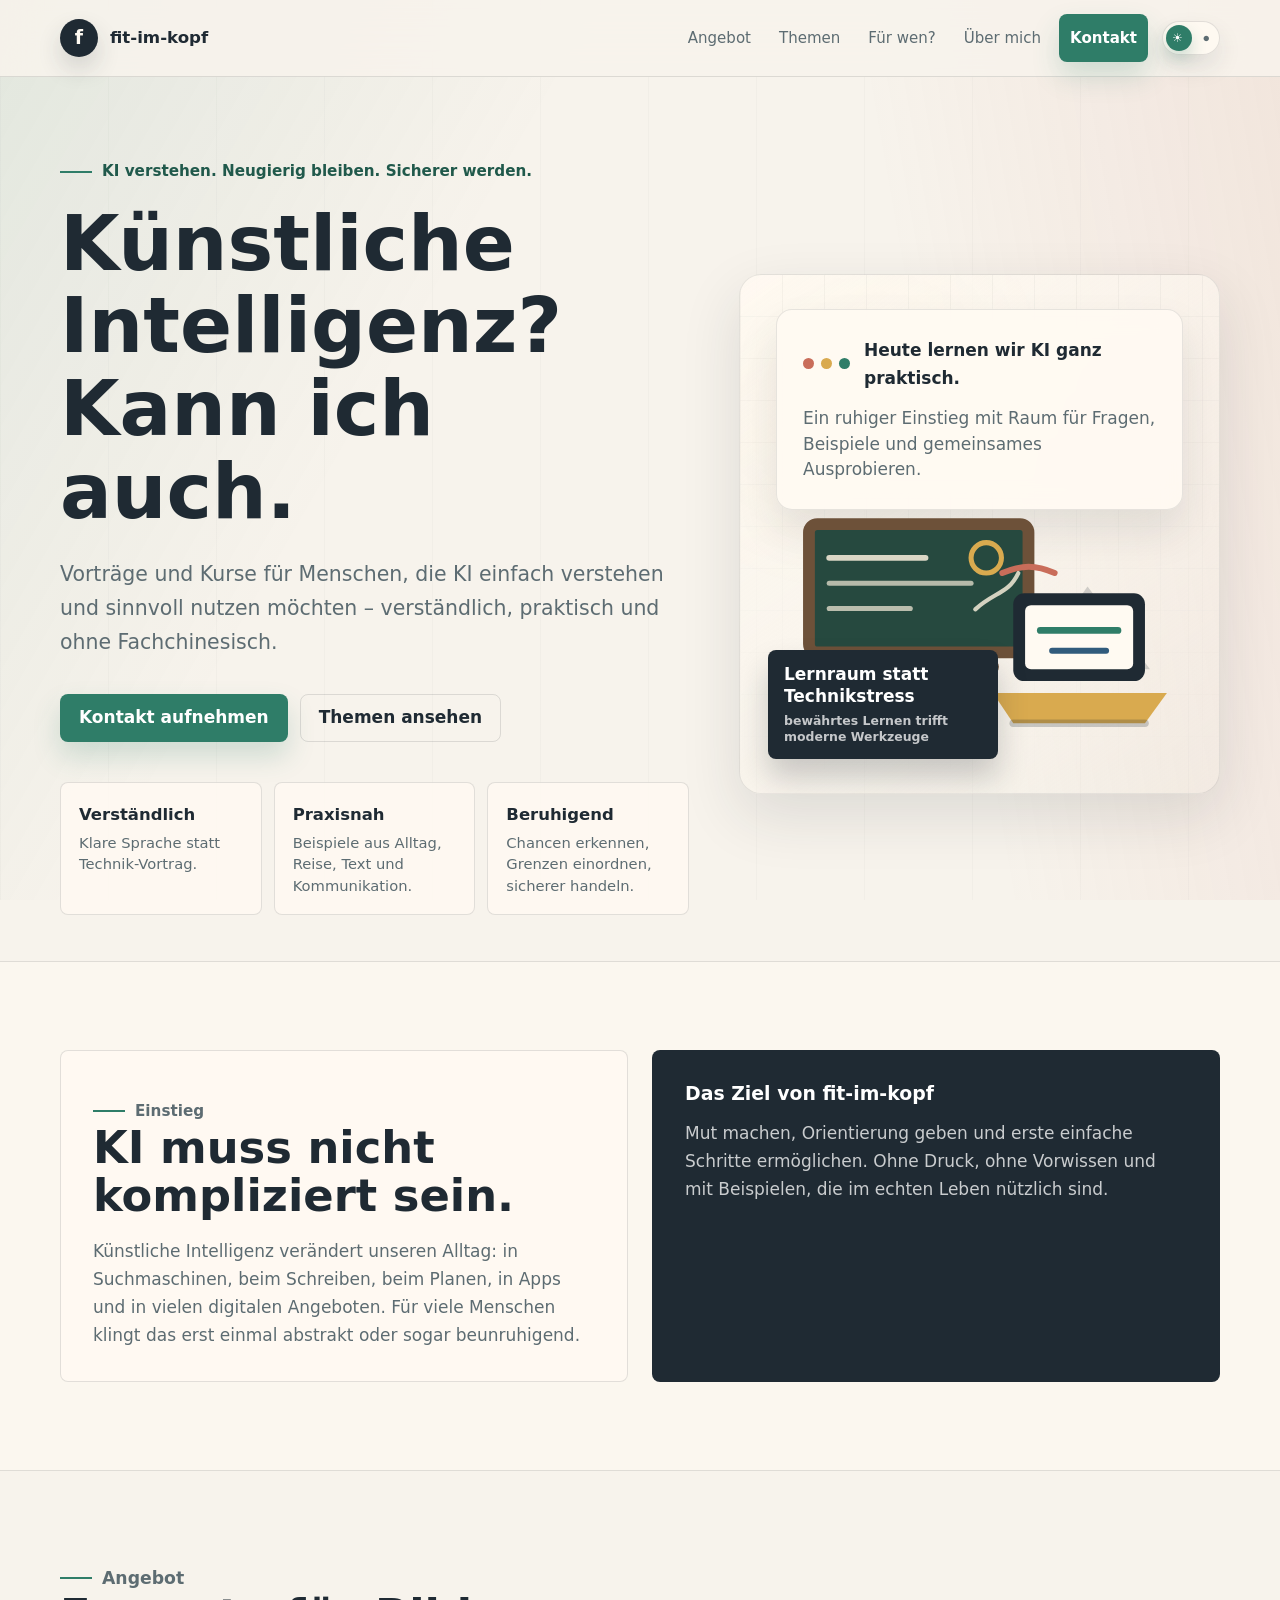
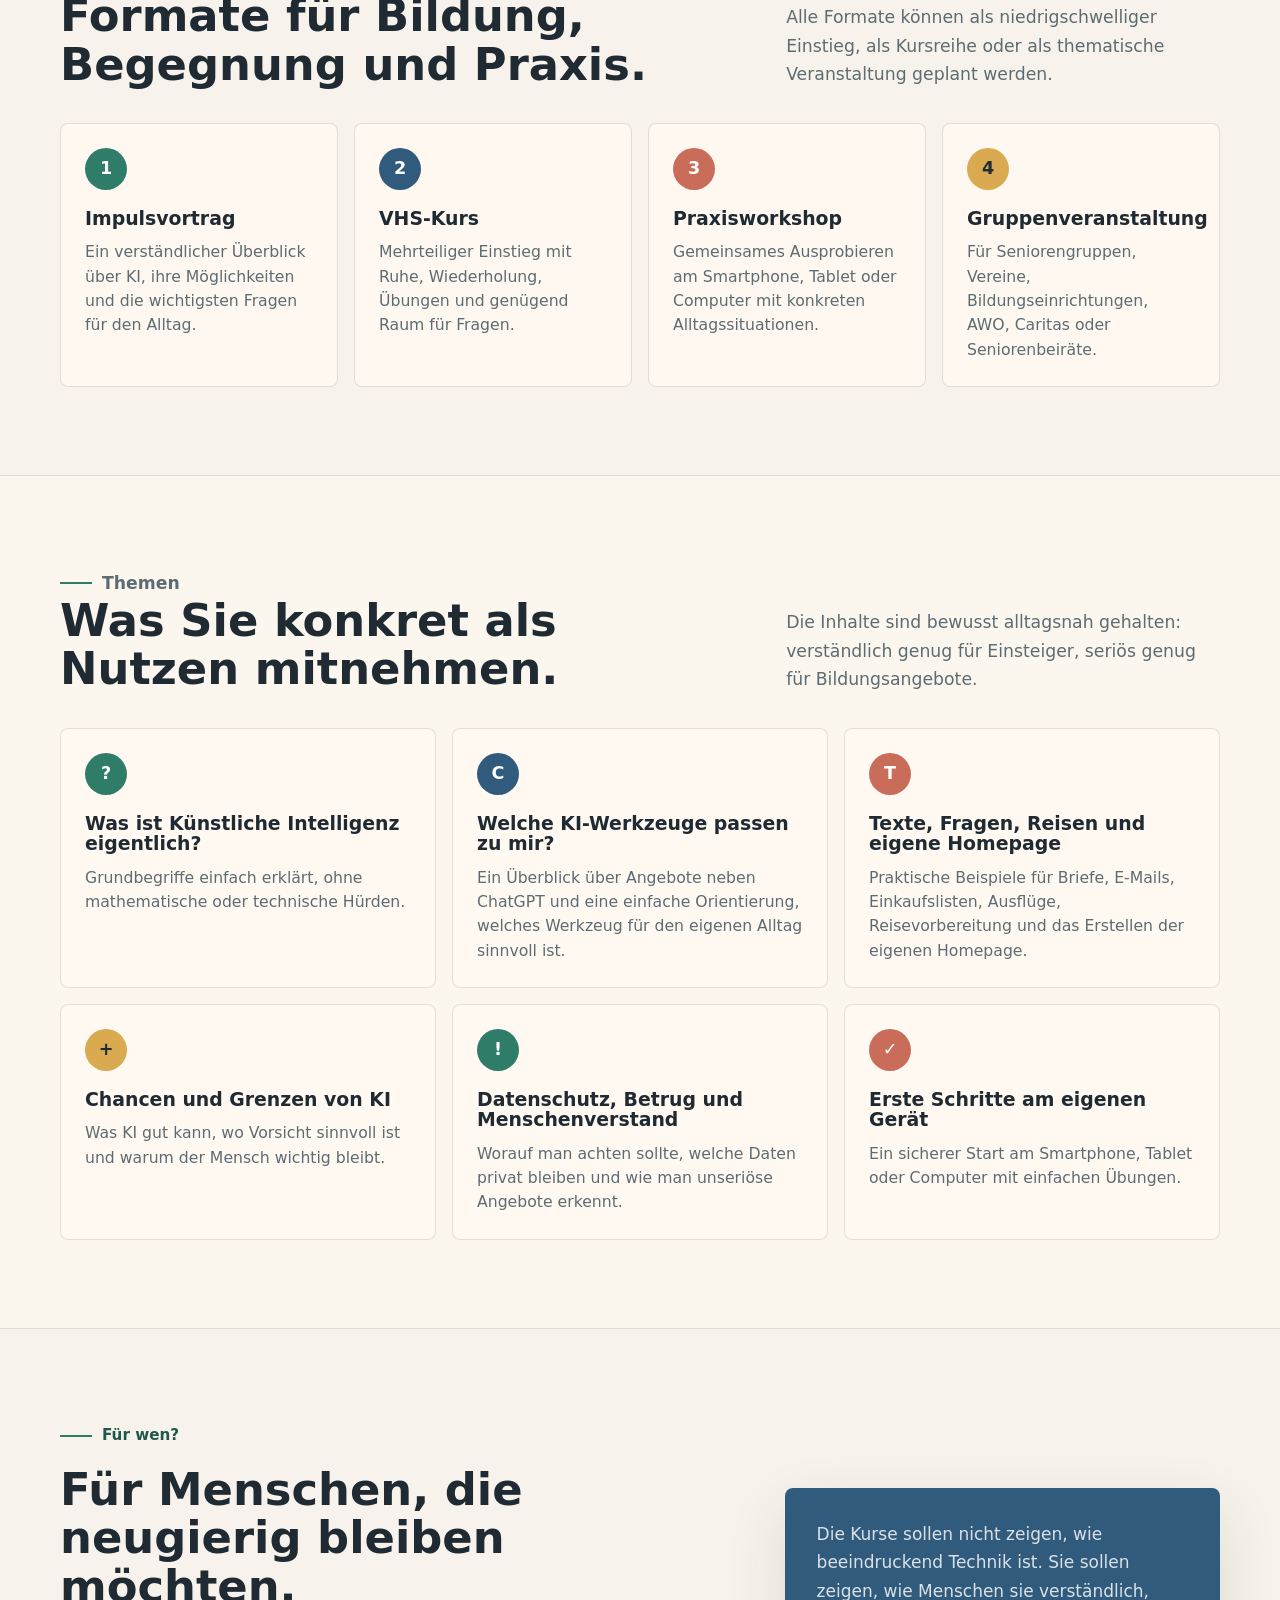
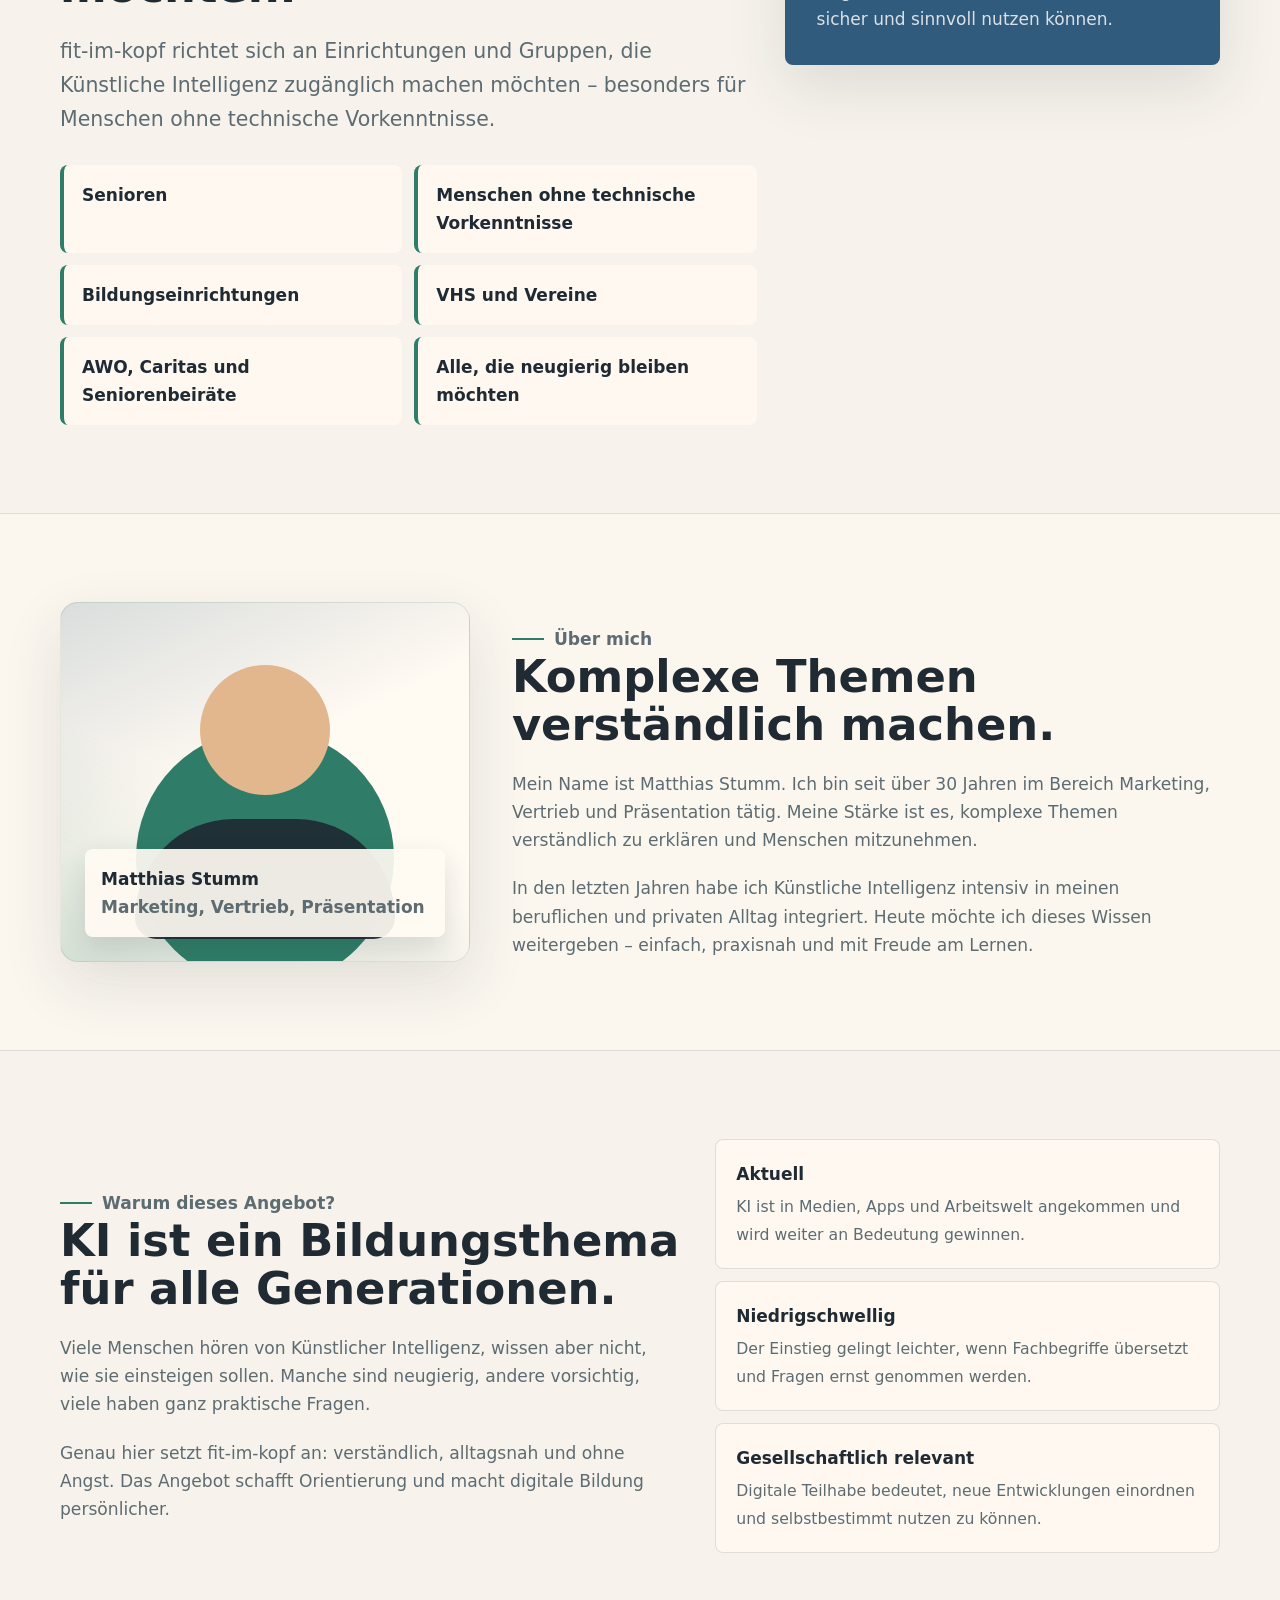
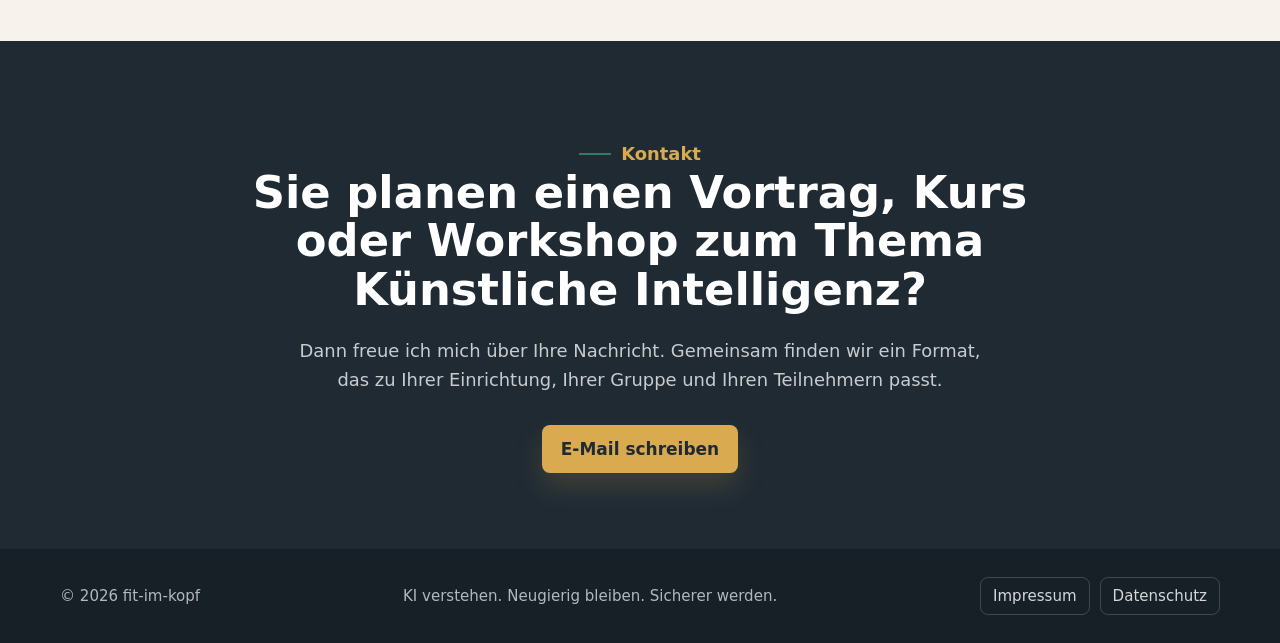
<file: index.html>
<!doctype html>
<html lang="de">
<head>
  <meta charset="utf-8">
  <meta name="viewport" content="width=device-width, initial-scale=1">
  <meta name="description" content="fit-im-kopf: Vorträge und Kurse, die Künstliche Intelligenz verständlich, praktisch und menschlich erklären. Für VHS, Bildungseinrichtungen, Vereine und Seniorengruppen.">
  <meta name="theme-color" content="#f6f2ea">
  <title>fit-im-kopf | KI verstehen. Neugierig bleiben. Sicherer werden.</title>
  <style>
    :root {
      --bg: #f7f3ec;
      --paper: #fffaf2;
      --ink: #1f2a33;
      --deep: #1f2a33;
      --on-deep: #ffffff;
      --muted: #5d6c72;
      --line: rgba(31, 42, 51, 0.13);
      --grid-line: rgba(31, 42, 51, 0.025);
      --header-bg: rgba(247, 243, 236, 0.88);
      --surface: rgba(255, 250, 242, 0.84);
      --surface-strong: rgba(255, 250, 242, 0.92);
      --band: rgba(255, 250, 242, 0.54);
      --green: #2f7d68;
      --green-dark: #20594b;
      --blue: #315b7c;
      --rose: #c96d5a;
      --gold: #d9aa4f;
      --white: #ffffff;
      --shadow: 0 22px 60px rgba(31, 42, 51, 0.12);
      --radius: 8px;
      --max: 1160px;
    }

    html[data-theme="dark"] {
      --bg: #10161d;
      --paper: #151e27;
      --ink: #edf4f2;
      --deep: #071016;
      --on-deep: #ffffff;
      --muted: #a9bbc0;
      --line: rgba(237, 244, 242, 0.14);
      --grid-line: rgba(237, 244, 242, 0.045);
      --header-bg: rgba(16, 22, 29, 0.88);
      --surface: rgba(21, 30, 39, 0.86);
      --surface-strong: rgba(26, 37, 48, 0.94);
      --band: rgba(255, 255, 255, 0.035);
      --green: #62c7a8;
      --green-dark: #8bdcc5;
      --blue: #7ab0dc;
      --rose: #eb927e;
      --gold: #efc96f;
      --shadow: 0 24px 70px rgba(0, 0, 0, 0.34);
    }

    * {
      box-sizing: border-box;
    }

    html {
      scroll-behavior: smooth;
      scroll-padding-top: 88px;
    }

    body {
      margin: 0;
      background: var(--bg);
      color: var(--ink);
      font-family: Inter, ui-sans-serif, system-ui, -apple-system, BlinkMacSystemFont, "Segoe UI", Arial, sans-serif;
      font-size: 17px;
      line-height: 1.65;
      text-rendering: optimizeLegibility;
      transition: background 220ms ease, color 220ms ease;
    }

    body::before {
      content: "";
      position: fixed;
      inset: 0;
      pointer-events: none;
      z-index: -1;
      background:
        linear-gradient(120deg, rgba(47, 125, 104, 0.10), transparent 34%),
        linear-gradient(260deg, rgba(201, 109, 90, 0.10), transparent 30%),
        repeating-linear-gradient(90deg, var(--grid-line) 0 1px, transparent 1px 108px);
    }

    a {
      color: inherit;
      text-decoration: none;
    }

    img,
    svg {
      display: block;
      max-width: 100%;
    }

    .skip-link {
      position: absolute;
      left: 16px;
      top: -48px;
      z-index: 20;
      padding: 10px 14px;
      background: var(--deep);
      color: var(--on-deep);
      border-radius: var(--radius);
      transition: top 180ms ease;
    }

    .skip-link:focus {
      top: 14px;
    }

    .site-header {
      position: sticky;
      top: 0;
      z-index: 10;
      border-bottom: 1px solid var(--line);
      background: var(--header-bg);
      backdrop-filter: blur(18px);
    }

    .nav {
      width: min(100% - 32px, var(--max));
      margin: 0 auto;
      min-height: 76px;
      display: flex;
      align-items: center;
      justify-content: space-between;
      gap: 22px;
    }

    .brand {
      display: inline-flex;
      align-items: center;
      gap: 12px;
      font-weight: 800;
      letter-spacing: 0;
      white-space: nowrap;
    }

    .brand-mark {
      width: 38px;
      height: 38px;
      display: grid;
      place-items: center;
      border-radius: 50%;
      background: var(--ink);
      color: var(--paper);
      font-size: 19px;
      font-weight: 900;
      box-shadow: 0 12px 24px rgba(31, 42, 51, 0.16);
    }

    .brand span:last-child {
      font-size: 1.04rem;
    }

    .nav-links {
      display: flex;
      align-items: center;
      justify-content: flex-end;
      gap: 8px;
      font-size: 0.94rem;
      color: var(--muted);
    }

    .nav-actions {
      display: flex;
      align-items: center;
      justify-content: flex-end;
      gap: 14px;
    }

    .theme-toggle {
      width: 58px;
      height: 34px;
      display: inline-flex;
      align-items: center;
      position: relative;
      flex: 0 0 auto;
      padding: 3px;
      border: 1px solid var(--line);
      border-radius: 999px;
      background: var(--surface-strong);
      color: var(--ink);
      cursor: pointer;
      box-shadow: 0 12px 24px rgba(31, 42, 51, 0.10);
      transition: background 200ms ease, border-color 200ms ease, box-shadow 200ms ease;
    }

    .theme-toggle:hover,
    .theme-toggle:focus-visible {
      border-color: rgba(47, 125, 104, 0.38);
      outline: none;
      box-shadow: 0 16px 28px rgba(31, 42, 51, 0.14);
    }

    .theme-toggle::before {
      content: "";
      width: 26px;
      height: 26px;
      border-radius: 50%;
      background: var(--green);
      box-shadow: 0 8px 16px rgba(47, 125, 104, 0.24);
      transform: translateX(0);
      transition: transform 220ms ease, background 220ms ease;
    }

    .theme-toggle .sun,
    .theme-toggle .moon {
      position: absolute;
      top: 50%;
      transform: translateY(-50%);
      font-size: 0.78rem;
      line-height: 1;
      pointer-events: none;
    }

    .theme-toggle .sun {
      left: 9px;
      color: var(--white);
    }

    .theme-toggle .moon {
      right: 9px;
      color: var(--muted);
    }

    html[data-theme="dark"] .theme-toggle::before {
      transform: translateX(24px);
      background: var(--gold);
      box-shadow: 0 8px 18px rgba(239, 201, 111, 0.22);
    }

    html[data-theme="dark"] .theme-toggle .sun {
      color: var(--muted);
    }

    html[data-theme="dark"] .theme-toggle .moon {
      color: #1f2a33;
    }

    .nav-links a {
      padding: 9px 10px;
      border-radius: var(--radius);
      transition: color 180ms ease, background 180ms ease;
    }

    .nav-links a:hover,
    .nav-links a:focus-visible {
      color: var(--ink);
      background: rgba(47, 125, 104, 0.10);
      outline: none;
    }

    .button {
      display: inline-flex;
      align-items: center;
      justify-content: center;
      min-height: 48px;
      padding: 12px 18px;
      border: 1px solid transparent;
      border-radius: var(--radius);
      background: var(--green);
      color: var(--white);
      font-weight: 760;
      line-height: 1.2;
      box-shadow: 0 14px 28px rgba(47, 125, 104, 0.20);
      transition: transform 180ms ease, box-shadow 180ms ease, background 180ms ease;
    }

    .button:hover,
    .button:focus-visible {
      transform: translateY(-2px);
      background: var(--green-dark);
      box-shadow: 0 18px 34px rgba(47, 125, 104, 0.26);
      outline: none;
    }

    .button.secondary {
      background: transparent;
      color: var(--ink);
      border-color: var(--line);
      box-shadow: none;
    }

    .button.secondary:hover,
    .button.secondary:focus-visible {
      background: rgba(31, 42, 51, 0.06);
      box-shadow: none;
    }

    main {
      overflow: hidden;
    }

    .section {
      padding: 88px 0;
    }

    .section.alt {
      background: var(--band);
      border-block: 1px solid var(--line);
    }

    .wrap {
      width: min(100% - 32px, var(--max));
      margin: 0 auto;
    }

    .hero {
      padding: 76px 0 46px;
    }

    .hero-grid {
      display: grid;
      grid-template-columns: minmax(0, 1.02fr) minmax(360px, 0.78fr);
      gap: 50px;
      align-items: center;
    }

    .eyebrow {
      display: inline-flex;
      align-items: center;
      gap: 10px;
      margin: 0 0 18px;
      color: var(--green-dark);
      font-weight: 780;
      font-size: 0.95rem;
    }

    .eyebrow::before {
      content: "";
      width: 32px;
      height: 2px;
      background: var(--green);
    }

    h1,
    h2,
    h3 {
      margin: 0;
      line-height: 1.08;
      letter-spacing: 0;
    }

    h1 {
      max-width: 780px;
      font-size: clamp(2.55rem, 6vw, 5.6rem);
      font-weight: 880;
    }

    h2 {
      max-width: 820px;
      font-size: clamp(2rem, 3.5vw, 3.35rem);
      font-weight: 850;
    }

    h3 {
      font-size: 1.18rem;
      font-weight: 820;
    }

    .lead {
      margin: 24px 0 0;
      max-width: 720px;
      color: var(--muted);
      font-size: clamp(1.08rem, 1.7vw, 1.28rem);
    }

    .hero-actions {
      display: flex;
      flex-wrap: wrap;
      gap: 12px;
      margin-top: 34px;
    }

    .trust-strip {
      margin-top: 40px;
      display: grid;
      grid-template-columns: repeat(3, minmax(0, 1fr));
      gap: 12px;
      max-width: 760px;
    }

    .trust-item {
      min-height: 92px;
      padding: 18px;
      border: 1px solid var(--line);
      border-radius: var(--radius);
      background: var(--surface);
    }

    .trust-item strong {
      display: block;
      font-size: 1.03rem;
    }

    .trust-item span {
      display: block;
      margin-top: 4px;
      color: var(--muted);
      font-size: 0.92rem;
      line-height: 1.45;
    }

    .hero-visual {
      position: relative;
      min-height: 520px;
      border-radius: 22px;
      overflow: hidden;
      background:
        linear-gradient(145deg, var(--surface-strong), rgba(235, 229, 217, 0.18)),
        radial-gradient(circle at 20% 20%, rgba(217, 170, 79, 0.18), transparent 38%);
      box-shadow: var(--shadow);
      border: 1px solid rgba(31, 42, 51, 0.10);
    }

    .hero-visual::before {
      content: "";
      position: absolute;
      inset: 0;
      background:
        linear-gradient(90deg, rgba(31, 42, 51, 0.05) 1px, transparent 1px),
        linear-gradient(0deg, rgba(31, 42, 51, 0.04) 1px, transparent 1px);
      background-size: 42px 42px;
      mask-image: linear-gradient(to bottom, rgba(0, 0, 0, 0.82), transparent);
    }

    .hero-card {
      position: absolute;
      left: 36px;
      right: 36px;
      top: 34px;
      padding: 26px;
      border-radius: 16px;
      background: var(--surface-strong);
      border: 1px solid rgba(31, 42, 51, 0.11);
      box-shadow: 0 22px 42px rgba(31, 42, 51, 0.10);
      backdrop-filter: blur(12px);
    }

    .hero-card p {
      margin: 0;
      color: var(--muted);
      line-height: 1.5;
    }

    .prompt-line {
      display: flex;
      align-items: center;
      gap: 10px;
      margin-bottom: 14px;
      color: var(--ink);
      font-weight: 780;
    }

    .prompt-dot {
      width: 11px;
      height: 11px;
      border-radius: 50%;
      background: var(--rose);
      box-shadow: 18px 0 0 var(--gold), 36px 0 0 var(--green);
      margin-right: 40px;
      flex: 0 0 auto;
    }

    .hero-scene {
      position: absolute;
      inset: auto 20px 22px;
      color: var(--ink);
    }

    .scene-label {
      position: absolute;
      left: 28px;
      bottom: 34px;
      max-width: 230px;
      padding: 14px 16px;
      border-radius: var(--radius);
      background: var(--deep);
      color: var(--on-deep);
      font-weight: 760;
      line-height: 1.28;
      box-shadow: 0 18px 30px rgba(31, 42, 51, 0.22);
    }

    .scene-label small {
      display: block;
      margin-top: 5px;
      color: rgba(255, 255, 255, 0.74);
      font-size: 0.78rem;
      font-weight: 650;
    }

    .section-head {
      display: grid;
      grid-template-columns: minmax(0, 0.82fr) minmax(280px, 0.52fr);
      gap: 42px;
      align-items: end;
      margin-bottom: 34px;
    }

    .section-head p {
      margin: 0;
      color: var(--muted);
      font-size: 1.08rem;
    }

    .intro-grid {
      display: grid;
      grid-template-columns: 1fr 1fr;
      gap: 24px;
      align-items: stretch;
    }

    .intro-panel {
      padding: 32px;
      border: 1px solid var(--line);
      border-radius: var(--radius);
      background: var(--surface);
    }

    .intro-panel.accent {
      background: var(--deep);
      color: var(--on-deep);
      border-color: transparent;
    }

    .intro-panel p {
      margin: 16px 0 0;
      color: var(--muted);
    }

    .intro-panel.accent p {
      color: rgba(255, 255, 255, 0.76);
    }

    .grid {
      display: grid;
      gap: 16px;
    }

    .grid.formats {
      grid-template-columns: repeat(4, minmax(0, 1fr));
    }

    .grid.topics {
      grid-template-columns: repeat(3, minmax(0, 1fr));
    }

    .card {
      position: relative;
      min-height: 172px;
      padding: 24px;
      border: 1px solid var(--line);
      border-radius: var(--radius);
      background: var(--surface);
      transition: transform 200ms ease, box-shadow 200ms ease, border-color 200ms ease;
    }

    .card:hover {
      transform: translateY(-4px);
      border-color: rgba(47, 125, 104, 0.28);
      box-shadow: 0 18px 38px rgba(31, 42, 51, 0.10);
    }

    .card p {
      margin: 12px 0 0;
      color: var(--muted);
      font-size: 0.98rem;
      line-height: 1.55;
    }

    .icon {
      width: 42px;
      height: 42px;
      display: grid;
      place-items: center;
      margin-bottom: 18px;
      border-radius: 50%;
      color: var(--white);
      background: var(--green);
      font-weight: 850;
      font-size: 1.1rem;
    }

    .card:nth-child(2n) .icon {
      background: var(--blue);
    }

    .card:nth-child(3n) .icon {
      background: var(--rose);
    }

    .card:nth-child(4n) .icon {
      background: var(--gold);
      color: #1f2a33;
    }

    .audience {
      display: grid;
      grid-template-columns: minmax(0, 0.8fr) minmax(300px, 0.5fr);
      gap: 28px;
      align-items: center;
    }

    .audience-list {
      display: grid;
      grid-template-columns: repeat(2, minmax(0, 1fr));
      gap: 12px;
      margin: 0;
      padding: 0;
      list-style: none;
    }

    .audience-list li {
      padding: 16px 18px;
      border-left: 4px solid var(--green);
      background: var(--surface);
      border-radius: var(--radius);
      font-weight: 720;
    }

    .quote-panel {
      padding: 32px;
      border-radius: var(--radius);
      background: var(--blue);
      color: var(--white);
      box-shadow: var(--shadow);
    }

    .quote-panel p {
      margin: 0;
      color: rgba(255, 255, 255, 0.82);
    }

    .about {
      display: grid;
      grid-template-columns: minmax(280px, 0.44fr) minmax(0, 0.76fr);
      gap: 42px;
      align-items: center;
    }

    .portrait {
      min-height: 360px;
      border-radius: 18px;
      position: relative;
      overflow: hidden;
      border: 1px solid rgba(31, 42, 51, 0.10);
      box-shadow: var(--shadow);
      background:
        linear-gradient(155deg, rgba(49, 91, 124, 0.18), transparent 45%),
        linear-gradient(25deg, rgba(47, 125, 104, 0.20), transparent 44%),
        #fffaf2;
    }

    .portrait::before,
    .portrait::after {
      content: "";
      position: absolute;
      border-radius: 50%;
    }

    .portrait::before {
      width: 130px;
      height: 130px;
      left: 50%;
      top: 62px;
      transform: translateX(-50%);
      background: #e2b78d;
      box-shadow: 0 128px 0 64px var(--green);
    }

    .portrait::after {
      width: 260px;
      height: 120px;
      left: 50%;
      bottom: 22px;
      transform: translateX(-50%);
      border-radius: 120px 120px 26px 26px;
      background: rgba(31, 42, 51, 0.92);
    }

    .portrait-note {
      position: absolute;
      left: 24px;
      right: 24px;
      bottom: 24px;
      z-index: 2;
      padding: 16px;
      border-radius: var(--radius);
      background: var(--surface-strong);
      color: var(--ink);
      font-weight: 780;
      box-shadow: 0 12px 28px rgba(31, 42, 51, 0.14);
    }

    .portrait-role {
      color: var(--muted);
      font-weight: 650;
    }

    .about-copy p,
    .why-copy p {
      margin: 20px 0 0;
      color: var(--muted);
      font-size: 1.07rem;
    }

    .why {
      display: grid;
      grid-template-columns: minmax(0, 0.64fr) minmax(320px, 0.52fr);
      gap: 34px;
      align-items: center;
    }

    .why-points {
      display: grid;
      gap: 12px;
    }

    .why-point {
      padding: 20px;
      border-radius: var(--radius);
      background: var(--surface);
      border: 1px solid var(--line);
    }

    .why-point strong {
      display: block;
      margin-bottom: 4px;
    }

    .why-point span {
      color: var(--muted);
      font-size: 0.98rem;
    }

    .contact {
      padding: 76px 0;
      background: var(--deep);
      color: var(--on-deep);
    }

    .contact-box {
      width: min(100% - 32px, 920px);
      margin: 0 auto;
      text-align: center;
    }

    .contact h2 {
      margin: 0 auto;
    }

    .contact p {
      margin: 22px auto 0;
      max-width: 700px;
      color: rgba(255, 255, 255, 0.76);
      font-size: 1.12rem;
    }

    .contact .button {
      margin-top: 30px;
      background: var(--gold);
      color: #1f2a33;
      box-shadow: 0 14px 28px rgba(217, 170, 79, 0.18);
    }

    .contact .button:hover,
    .contact .button:focus-visible {
      background: #e5bd68;
    }

    footer {
      padding: 28px 0;
      background: #172027;
      color: rgba(255, 255, 255, 0.68);
      font-size: 0.94rem;
    }

    .footer-inner {
      width: min(100% - 32px, var(--max));
      margin: 0 auto;
      display: flex;
      justify-content: space-between;
      align-items: center;
      gap: 16px;
      flex-wrap: wrap;
    }

    .legal-actions {
      display: flex;
      flex-wrap: wrap;
      gap: 10px;
    }

    .legal-button,
    .dialog-close {
      appearance: none;
      border: 1px solid rgba(255, 255, 255, 0.18);
      border-radius: var(--radius);
      background: transparent;
      color: rgba(255, 255, 255, 0.82);
      cursor: pointer;
      font: inherit;
      line-height: 1.2;
      padding: 9px 12px;
      transition: background 180ms ease, color 180ms ease, border-color 180ms ease;
    }

    .legal-button:hover,
    .legal-button:focus-visible,
    .dialog-close:hover,
    .dialog-close:focus-visible {
      background: rgba(255, 255, 255, 0.10);
      border-color: rgba(255, 255, 255, 0.34);
      color: var(--white);
      outline: none;
    }

    .legal-dialog {
      width: min(100% - 32px, 720px);
      max-height: min(82vh, 760px);
      padding: 0;
      border: 1px solid var(--line);
      border-radius: var(--radius);
      background: var(--surface-strong);
      color: var(--ink);
      box-shadow: var(--shadow);
    }

    .legal-dialog::backdrop {
      background: rgba(7, 16, 22, 0.62);
      backdrop-filter: blur(4px);
    }

    .dialog-head {
      display: flex;
      align-items: center;
      justify-content: space-between;
      gap: 16px;
      padding: 22px 24px;
      border-bottom: 1px solid var(--line);
    }

    .dialog-head h2 {
      font-size: clamp(1.45rem, 3vw, 2rem);
    }

    .dialog-close {
      border-color: var(--line);
      color: var(--ink);
      min-width: 42px;
    }

    .dialog-close:hover,
    .dialog-close:focus-visible {
      background: rgba(47, 125, 104, 0.10);
      color: var(--ink);
      border-color: rgba(47, 125, 104, 0.34);
    }

    .dialog-body {
      padding: 24px;
    }

    .dialog-body h3 {
      margin-top: 22px;
      font-size: 1.05rem;
    }

    .dialog-body h3:first-child {
      margin-top: 0;
    }

    .dialog-body p {
      margin: 8px 0 0;
      color: var(--muted);
    }

    .dialog-body a {
      color: var(--green-dark);
      font-weight: 760;
      text-decoration: underline;
      text-underline-offset: 3px;
    }

    .reveal {
      opacity: 0;
      transform: translateY(24px);
      transition: opacity 650ms ease, transform 650ms ease;
    }

    .reveal.is-visible {
      opacity: 1;
      transform: translateY(0);
    }

    @media (prefers-reduced-motion: reduce) {
      html {
        scroll-behavior: auto;
      }

      *,
      *::before,
      *::after {
        animation-duration: 1ms !important;
        scroll-behavior: auto !important;
        transition-duration: 1ms !important;
      }

      .reveal {
        opacity: 1;
        transform: none;
      }
    }

    @media (max-width: 980px) {
      .nav {
        min-height: auto;
        padding: 16px 0;
        align-items: flex-start;
      }

      .nav-links {
        display: none;
      }

      .hero {
        padding-top: 56px;
      }

      .hero-grid,
      .section-head,
      .intro-grid,
      .audience,
      .about,
      .why {
        grid-template-columns: 1fr;
      }

      .hero-visual {
        min-height: 460px;
      }

      .grid.formats,
      .grid.topics {
        grid-template-columns: repeat(2, minmax(0, 1fr));
      }

      .section {
        padding: 72px 0;
      }
    }

    @media (max-width: 700px) {
      body {
        font-size: 16px;
      }

      .wrap,
      .nav,
      .footer-inner {
        width: min(100% - 24px, var(--max));
      }

      .brand span:last-child {
        font-size: 1rem;
      }

      .hero {
        padding: 46px 0 34px;
      }

      .hero-grid {
        gap: 30px;
      }

      .hero-actions,
      .footer-inner {
        flex-direction: column;
        align-items: stretch;
      }

      .button {
        width: 100%;
      }

      .trust-strip,
      .grid.formats,
      .grid.topics,
      .audience-list {
        grid-template-columns: 1fr;
      }

      .hero-visual {
        min-height: 390px;
        border-radius: 16px;
      }

      .hero-card {
        left: 16px;
        right: 16px;
        top: 16px;
        padding: 18px;
      }

      .scene-label {
        left: 16px;
        bottom: 24px;
        max-width: 210px;
      }

      .intro-panel,
      .quote-panel {
        padding: 24px;
      }

      .card {
        min-height: auto;
      }

      .portrait {
        min-height: 320px;
      }
    }
  </style>
</head>
<body>
  <a class="skip-link" href="/fit-im-kopf/#main">Zum Inhalt springen</a>

  <header class="site-header">
    <nav class="nav" aria-label="Hauptnavigation">
      <a class="brand" href="/fit-im-kopf/" aria-label="fit-im-kopf Startseite">
        <span class="brand-mark" aria-hidden="true">f</span>
        <span>fit-im-kopf</span>
      </a>
      <div class="nav-actions">
        <div class="nav-links" aria-label="Seitennavigation">
          <a href="/fit-im-kopf/#angebot">Angebot</a>
          <a href="/fit-im-kopf/#themen">Themen</a>
          <a href="/fit-im-kopf/#zielgruppen">Für wen?</a>
          <a href="/fit-im-kopf/#ueber-mich">Über mich</a>
          <a class="button" href="/fit-im-kopf/#kontakt">Kontakt</a>
        </div>
        <button class="theme-toggle" type="button" aria-label="Dark Mode aktivieren" aria-pressed="false" data-theme-toggle>
          <span class="sun" aria-hidden="true">☀</span>
          <span class="moon" aria-hidden="true">●</span>
        </button>
      </div>
    </nav>
  </header>

  <main id="main">
    <section class="hero" aria-labelledby="hero-title">
      <div class="wrap hero-grid">
        <div class="reveal">
          <p class="eyebrow">KI verstehen. Neugierig bleiben. Sicherer werden.</p>
          <h1 id="hero-title">Künstliche Intelligenz? Kann ich auch.</h1>
          <p class="lead">Vorträge und Kurse für Menschen, die KI einfach verstehen und sinnvoll nutzen möchten – verständlich, praktisch und ohne Fachchinesisch.</p>
          <div class="hero-actions">
            <a class="button" href="/fit-im-kopf/#kontakt">Kontakt aufnehmen</a>
            <a class="button secondary" href="/fit-im-kopf/#themen">Themen ansehen</a>
          </div>
          <div class="trust-strip" aria-label="Schwerpunkte">
            <div class="trust-item">
              <strong>Verständlich</strong>
              <span>Klare Sprache statt Technik-Vortrag.</span>
            </div>
            <div class="trust-item">
              <strong>Praxisnah</strong>
              <span>Beispiele aus Alltag, Reise, Text und Kommunikation.</span>
            </div>
            <div class="trust-item">
              <strong>Beruhigend</strong>
              <span>Chancen erkennen, Grenzen einordnen, sicherer handeln.</span>
            </div>
          </div>
        </div>

        <div class="hero-visual reveal" aria-label="Illustration einer freundlichen Lernsituation">
          <div class="hero-card">
            <div class="prompt-line">
              <span class="prompt-dot" aria-hidden="true"></span>
              <span>Heute lernen wir KI ganz praktisch.</span>
            </div>
            <p>Ein ruhiger Einstieg mit Raum für Fragen, Beispiele und gemeinsames Ausprobieren.</p>
          </div>
          <svg class="hero-scene" viewBox="0 0 520 330" role="img" aria-labelledby="scene-title">
            <title id="scene-title">Alte Schultafel neben modernem Laptop</title>
            <rect x="58" y="38" width="260" height="152" rx="10" fill="#26493f" stroke="#6d5139" stroke-width="14"></rect>
            <path d="M82 78 H196" stroke="#f3ead8" stroke-width="7" stroke-linecap="round" opacity=".88"></path>
            <path d="M82 108 H250" stroke="#f3ead8" stroke-width="6" stroke-linecap="round" opacity=".70"></path>
            <path d="M82 138 H178" stroke="#f3ead8" stroke-width="6" stroke-linecap="round" opacity=".72"></path>
            <circle cx="268" cy="78" r="18" fill="none" stroke="#d9aa4f" stroke-width="6"></circle>
            <path d="M255 139 C278 118, 294 121, 306 96" fill="none" stroke="#f3ead8" stroke-width="5" stroke-linecap="round" opacity=".85"></path>
            <rect x="93" y="198" width="190" height="18" rx="9" fill="#6d5139"></rect>
            <path d="M318 210 L388 112 L462 210 Z" fill="#1f2a33" opacity=".18"></path>
            <rect x="300" y="120" width="156" height="104" rx="13" fill="#1f2a33"></rect>
            <rect x="314" y="134" width="128" height="76" rx="7" fill="#fffaf2"></rect>
            <path d="M332 164 H424" stroke="#2f7d68" stroke-width="8" stroke-linecap="round"></path>
            <path d="M346 188 H410" stroke="#315b7c" stroke-width="7" stroke-linecap="round"></path>
            <path d="M276 238 H482 L456 274 H300 Z" fill="#d9aa4f"></path>
            <path d="M300 274 H456" stroke="#1f2a33" stroke-width="9" stroke-linecap="round" opacity=".22"></path>
            <path d="M287 96 C310 86, 327 86, 349 96" fill="none" stroke="#c96d5a" stroke-width="7" stroke-linecap="round"></path>
            <path d="M96 252 C156 230, 215 230, 276 252" fill="none" stroke="#2f7d68" stroke-width="8" stroke-linecap="round" opacity=".75"></path>
          </svg>
          <div class="scene-label">
            Lernraum statt Technikstress
            <small>bewährtes Lernen trifft moderne Werkzeuge</small>
          </div>
        </div>
      </div>
    </section>

    <section class="section alt" id="einstieg" aria-labelledby="einstieg-title">
      <div class="wrap intro-grid">
        <div class="intro-panel reveal">
          <p class="eyebrow">Einstieg</p>
          <h2 id="einstieg-title">KI muss nicht kompliziert sein.</h2>
          <p>Künstliche Intelligenz verändert unseren Alltag: in Suchmaschinen, beim Schreiben, beim Planen, in Apps und in vielen digitalen Angeboten. Für viele Menschen klingt das erst einmal abstrakt oder sogar beunruhigend.</p>
        </div>
        <div class="intro-panel accent reveal">
          <h3>Das Ziel von fit-im-kopf</h3>
          <p>Mut machen, Orientierung geben und erste einfache Schritte ermöglichen. Ohne Druck, ohne Vorwissen und mit Beispielen, die im echten Leben nützlich sind.</p>
        </div>
      </div>
    </section>

    <section class="section" id="angebot" aria-labelledby="angebot-title">
      <div class="wrap">
        <div class="section-head reveal">
          <div>
            <p class="eyebrow">Angebot</p>
            <h2 id="angebot-title">Formate für Bildung, Begegnung und Praxis.</h2>
          </div>
          <p>Alle Formate können als niedrigschwelliger Einstieg, als Kursreihe oder als thematische Veranstaltung geplant werden.</p>
        </div>
        <div class="grid formats">
          <article class="card reveal">
            <div class="icon" aria-hidden="true">1</div>
            <h3>Impulsvortrag</h3>
            <p>Ein verständlicher Überblick über KI, ihre Möglichkeiten und die wichtigsten Fragen für den Alltag.</p>
          </article>
          <article class="card reveal">
            <div class="icon" aria-hidden="true">2</div>
            <h3>VHS-Kurs</h3>
            <p>Mehrteiliger Einstieg mit Ruhe, Wiederholung, Übungen und genügend Raum für Fragen.</p>
          </article>
          <article class="card reveal">
            <div class="icon" aria-hidden="true">3</div>
            <h3>Praxisworkshop</h3>
            <p>Gemeinsames Ausprobieren am Smartphone, Tablet oder Computer mit konkreten Alltagssituationen.</p>
          </article>
          <article class="card reveal">
            <div class="icon" aria-hidden="true">4</div>
            <h3>Gruppenveranstaltung</h3>
            <p>Für Seniorengruppen, Vereine, Bildungseinrichtungen, AWO, Caritas oder Seniorenbeiräte.</p>
          </article>
        </div>
      </div>
    </section>

    <section class="section alt" id="themen" aria-labelledby="themen-title">
      <div class="wrap">
        <div class="section-head reveal">
          <div>
            <p class="eyebrow">Themen</p>
            <h2 id="themen-title">Was Sie konkret als Nutzen mitnehmen.</h2>
          </div>
          <p>Die Inhalte sind bewusst alltagsnah gehalten: verständlich genug für Einsteiger, seriös genug für Bildungsangebote.</p>
        </div>
        <div class="grid topics">
          <article class="card reveal">
            <div class="icon" aria-hidden="true">?</div>
            <h3>Was ist Künstliche Intelligenz eigentlich?</h3>
            <p>Grundbegriffe einfach erklärt, ohne mathematische oder technische Hürden.</p>
          </article>
          <article class="card reveal">
            <div class="icon" aria-hidden="true">C</div>
            <h3>Welche KI-Werkzeuge passen zu mir?</h3>
            <p>Ein Überblick über Angebote neben ChatGPT und eine einfache Orientierung, welches Werkzeug für den eigenen Alltag sinnvoll ist.</p>
          </article>
          <article class="card reveal">
            <div class="icon" aria-hidden="true">T</div>
            <h3>Texte, Fragen, Reisen und eigene Homepage</h3>
            <p>Praktische Beispiele für Briefe, E-Mails, Einkaufslisten, Ausflüge, Reisevorbereitung und das Erstellen der eigenen Homepage.</p>
          </article>
          <article class="card reveal">
            <div class="icon" aria-hidden="true">+</div>
            <h3>Chancen und Grenzen von KI</h3>
            <p>Was KI gut kann, wo Vorsicht sinnvoll ist und warum der Mensch wichtig bleibt.</p>
          </article>
          <article class="card reveal">
            <div class="icon" aria-hidden="true">!</div>
            <h3>Datenschutz, Betrug und Menschenverstand</h3>
            <p>Worauf man achten sollte, welche Daten privat bleiben und wie man unseriöse Angebote erkennt.</p>
          </article>
          <article class="card reveal">
            <div class="icon" aria-hidden="true">✓</div>
            <h3>Erste Schritte am eigenen Gerät</h3>
            <p>Ein sicherer Start am Smartphone, Tablet oder Computer mit einfachen Übungen.</p>
          </article>
        </div>
      </div>
    </section>

    <section class="section" id="zielgruppen" aria-labelledby="zielgruppen-title">
      <div class="wrap audience">
        <div class="reveal">
          <p class="eyebrow">Für wen?</p>
          <h2 id="zielgruppen-title">Für Menschen, die neugierig bleiben möchten.</h2>
          <p class="lead">fit-im-kopf richtet sich an Einrichtungen und Gruppen, die Künstliche Intelligenz zugänglich machen möchten – besonders für Menschen ohne technische Vorkenntnisse.</p>
        </div>
        <div class="quote-panel reveal">
          <p>Die Kurse sollen nicht zeigen, wie beeindruckend Technik ist. Sie sollen zeigen, wie Menschen sie verständlich, sicher und sinnvoll nutzen können.</p>
        </div>
        <ul class="audience-list reveal" aria-label="Zielgruppen">
          <li>Senioren</li>
          <li>Menschen ohne technische Vorkenntnisse</li>
          <li>Bildungseinrichtungen</li>
          <li>VHS und Vereine</li>
          <li>AWO, Caritas und Seniorenbeiräte</li>
          <li>Alle, die neugierig bleiben möchten</li>
        </ul>
      </div>
    </section>

    <section class="section alt" id="ueber-mich" aria-labelledby="ueber-title">
      <div class="wrap about">
        <div class="portrait reveal" aria-label="Stilisierte Darstellung von Matthias Stumm">
          <div class="portrait-note">Matthias Stumm<br><span class="portrait-role">Marketing, Vertrieb, Präsentation</span></div>
        </div>
        <div class="about-copy reveal">
          <p class="eyebrow">Über mich</p>
          <h2 id="ueber-title">Komplexe Themen verständlich machen.</h2>
          <p>Mein Name ist Matthias Stumm. Ich bin seit über 30 Jahren im Bereich Marketing, Vertrieb und Präsentation tätig. Meine Stärke ist es, komplexe Themen verständlich zu erklären und Menschen mitzunehmen.</p>
          <p>In den letzten Jahren habe ich Künstliche Intelligenz intensiv in meinen beruflichen und privaten Alltag integriert. Heute möchte ich dieses Wissen weitergeben – einfach, praxisnah und mit Freude am Lernen.</p>
        </div>
      </div>
    </section>

    <section class="section" id="warum" aria-labelledby="warum-title">
      <div class="wrap why">
        <div class="why-copy reveal">
          <p class="eyebrow">Warum dieses Angebot?</p>
          <h2 id="warum-title">KI ist ein Bildungsthema für alle Generationen.</h2>
          <p>Viele Menschen hören von Künstlicher Intelligenz, wissen aber nicht, wie sie einsteigen sollen. Manche sind neugierig, andere vorsichtig, viele haben ganz praktische Fragen.</p>
          <p>Genau hier setzt fit-im-kopf an: verständlich, alltagsnah und ohne Angst. Das Angebot schafft Orientierung und macht digitale Bildung persönlicher.</p>
        </div>
        <div class="why-points reveal" aria-label="Argumente für das Angebot">
          <div class="why-point">
            <strong>Aktuell</strong>
            <span>KI ist in Medien, Apps und Arbeitswelt angekommen und wird weiter an Bedeutung gewinnen.</span>
          </div>
          <div class="why-point">
            <strong>Niedrigschwellig</strong>
            <span>Der Einstieg gelingt leichter, wenn Fachbegriffe übersetzt und Fragen ernst genommen werden.</span>
          </div>
          <div class="why-point">
            <strong>Gesellschaftlich relevant</strong>
            <span>Digitale Teilhabe bedeutet, neue Entwicklungen einordnen und selbstbestimmt nutzen zu können.</span>
          </div>
        </div>
      </div>
    </section>

    <section class="contact" id="kontakt" aria-labelledby="kontakt-title">
      <div class="contact-box reveal">
        <p class="eyebrow" style="justify-content:center;color:#d9aa4f;">Kontakt</p>
        <h2 id="kontakt-title">Sie planen einen Vortrag, Kurs oder Workshop zum Thema Künstliche Intelligenz?</h2>
        <p>Dann freue ich mich über Ihre Nachricht. Gemeinsam finden wir ein Format, das zu Ihrer Einrichtung, Ihrer Gruppe und Ihren Teilnehmern passt.</p>
        <a class="button" href="mailto:matthiasstumm@gmx.de?subject=Anfrage%20zu%20fit-im-kopf">E-Mail schreiben</a>
      </div>
    </section>
  </main>

  <footer>
    <div class="footer-inner">
      <span>© <span id="year"></span> fit-im-kopf</span>
      <span>KI verstehen. Neugierig bleiben. Sicherer werden.</span>
      <div class="legal-actions" aria-label="Rechtliche Hinweise">
        <button class="legal-button" type="button" data-dialog-open="impressum-dialog">Impressum</button>
        <button class="legal-button" type="button" data-dialog-open="datenschutz-dialog">Datenschutz</button>
      </div>
    </div>
  </footer>

  <dialog class="legal-dialog" id="impressum-dialog" aria-labelledby="impressum-title">
    <div class="dialog-head">
      <h2 id="impressum-title">Impressum</h2>
      <button class="dialog-close" type="button" data-dialog-close aria-label="Impressum schließen">×</button>
    </div>
    <div class="dialog-body">
      <h3>Angaben gemäß § 5 DDG</h3>
      <p>Matthias Stumm<br>Bienengarten 14<br>56072 Koblenz</p>

      <h3>Kontakt</h3>
      <p>Telefon: <a href="tel:+491716244472">0171 62 444 72</a><br>E-Mail: <a href="mailto:MatthiasStumm@gmx.de">MatthiasStumm@gmx.de</a></p>
    </div>
  </dialog>

  <dialog class="legal-dialog" id="datenschutz-dialog" aria-labelledby="datenschutz-title">
    <div class="dialog-head">
      <h2 id="datenschutz-title">Datenschutz</h2>
      <button class="dialog-close" type="button" data-dialog-close aria-label="Datenschutz schließen">×</button>
    </div>
    <div class="dialog-body">
      <h3>Verantwortlich</h3>
      <p>Matthias Stumm, Bienengarten 14, 56072 Koblenz<br>E-Mail: <a href="mailto:MatthiasStumm@gmx.de">MatthiasStumm@gmx.de</a></p>

      <h3>Diese Website</h3>
      <p>Diese Website ist eine einfache, statische Informationsseite. Sie verwendet keine Cookies, kein Kontaktformular und keine Analyse- oder Trackingdienste.</p>

      <h3>Technische Daten</h3>
      <p>Beim Aufruf der Seite können durch den Hosting-Anbieter technisch notwendige Zugriffsdaten verarbeitet werden, zum Beispiel IP-Adresse, Zeitpunkt des Aufrufs und Browserinformationen. Diese Verarbeitung dient der sicheren Bereitstellung der Website.</p>

      <h3>Kontakt per E-Mail</h3>
      <p>Wenn Sie per E-Mail Kontakt aufnehmen, werden Ihre Angaben nur zur Bearbeitung Ihrer Anfrage genutzt.</p>

      <h3>Ihre Rechte</h3>
      <p>Sie können Auskunft, Berichtigung oder Löschung Ihrer personenbezogenen Daten verlangen. Schreiben Sie dazu einfach an <a href="mailto:MatthiasStumm@gmx.de">MatthiasStumm@gmx.de</a>.</p>
    </div>
  </dialog>

  <script>
    const root = document.documentElement;
    const themeToggle = document.querySelector("[data-theme-toggle]");
    const themeMeta = document.querySelector('meta[name="theme-color"]');
    const savedTheme = localStorage.getItem("fit-im-kopf-theme");
    const prefersDark = window.matchMedia && window.matchMedia("(prefers-color-scheme: dark)").matches;
    const initialTheme = savedTheme || (prefersDark ? "dark" : "light");

    function applyTheme(theme) {
      root.dataset.theme = theme;
      if (themeMeta) {
        themeMeta.setAttribute("content", theme === "dark" ? "#10161d" : "#f6f2ea");
      }
      if (themeToggle) {
        const isDark = theme === "dark";
        themeToggle.setAttribute("aria-pressed", String(isDark));
        themeToggle.setAttribute("aria-label", isDark ? "Light Mode aktivieren" : "Dark Mode aktivieren");
      }
    }

    applyTheme(initialTheme);

    if (themeToggle) {
      themeToggle.addEventListener("click", () => {
        const nextTheme = root.dataset.theme === "dark" ? "light" : "dark";
        localStorage.setItem("fit-im-kopf-theme", nextTheme);
        applyTheme(nextTheme);
      });
    }

    const dialogOpenButtons = document.querySelectorAll("[data-dialog-open]");
    const dialogCloseButtons = document.querySelectorAll("[data-dialog-close]");

    dialogOpenButtons.forEach((button) => {
      button.addEventListener("click", () => {
        const dialog = document.getElementById(button.dataset.dialogOpen);
        if (!dialog) return;

        if (typeof dialog.showModal === "function") {
          dialog.showModal();
        } else {
          dialog.setAttribute("open", "");
        }
      });
    });

    dialogCloseButtons.forEach((button) => {
      button.addEventListener("click", () => {
        const dialog = button.closest("dialog");
        if (!dialog) return;

        if (typeof dialog.close === "function") {
          dialog.close();
        } else {
          dialog.removeAttribute("open");
        }
      });
    });

    document.querySelectorAll(".legal-dialog").forEach((dialog) => {
      dialog.addEventListener("click", (event) => {
        if (event.target === dialog) {
          if (typeof dialog.close === "function") {
            dialog.close();
          } else {
            dialog.removeAttribute("open");
          }
        }
      });
    });

    const year = document.querySelector("#year");
    if (year) {
      year.textContent = new Date().getFullYear();
    }

    const revealItems = document.querySelectorAll(".reveal");

    if ("IntersectionObserver" in window) {
      const observer = new IntersectionObserver((entries) => {
        entries.forEach((entry) => {
          if (entry.isIntersecting) {
            entry.target.classList.add("is-visible");
            observer.unobserve(entry.target);
          }
        });
      }, { threshold: 0.14 });

      revealItems.forEach((item) => observer.observe(item));
    } else {
      revealItems.forEach((item) => item.classList.add("is-visible"));
    }
  </script>
</body>
</html>
</file>
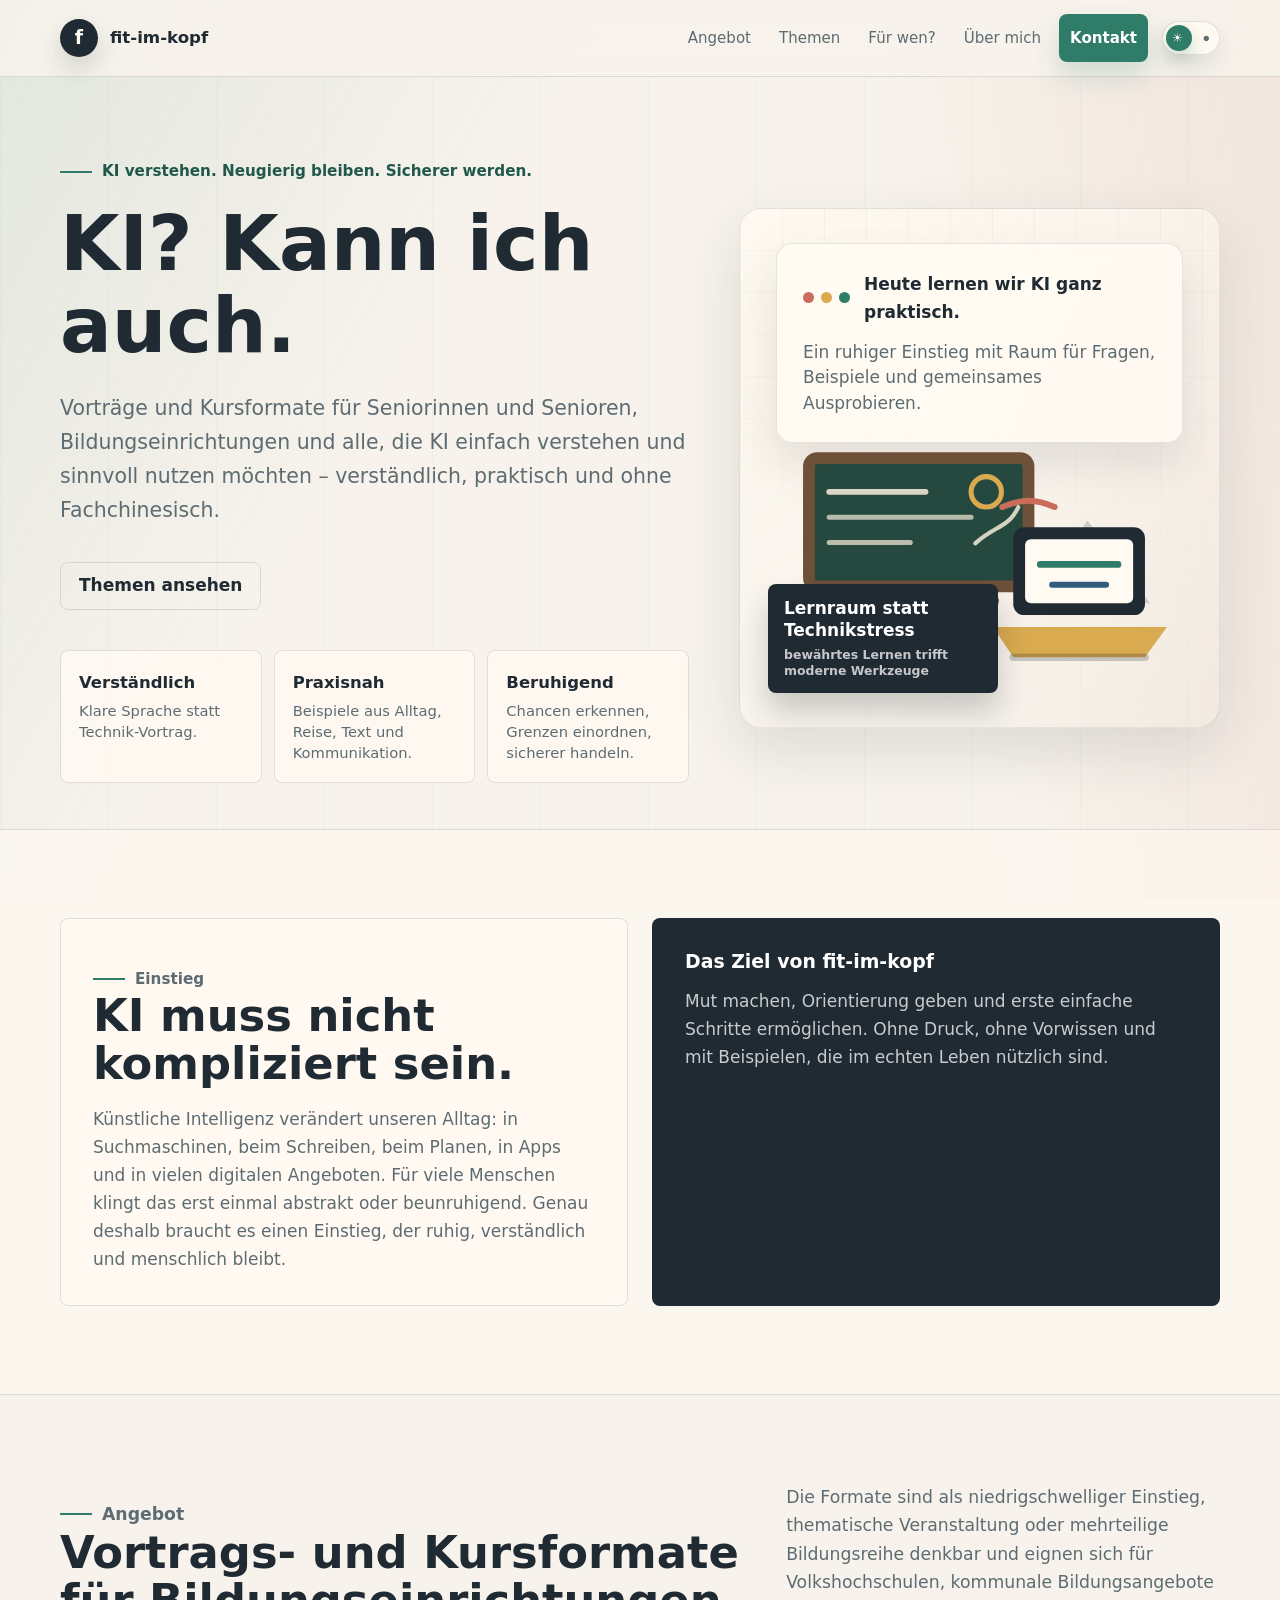
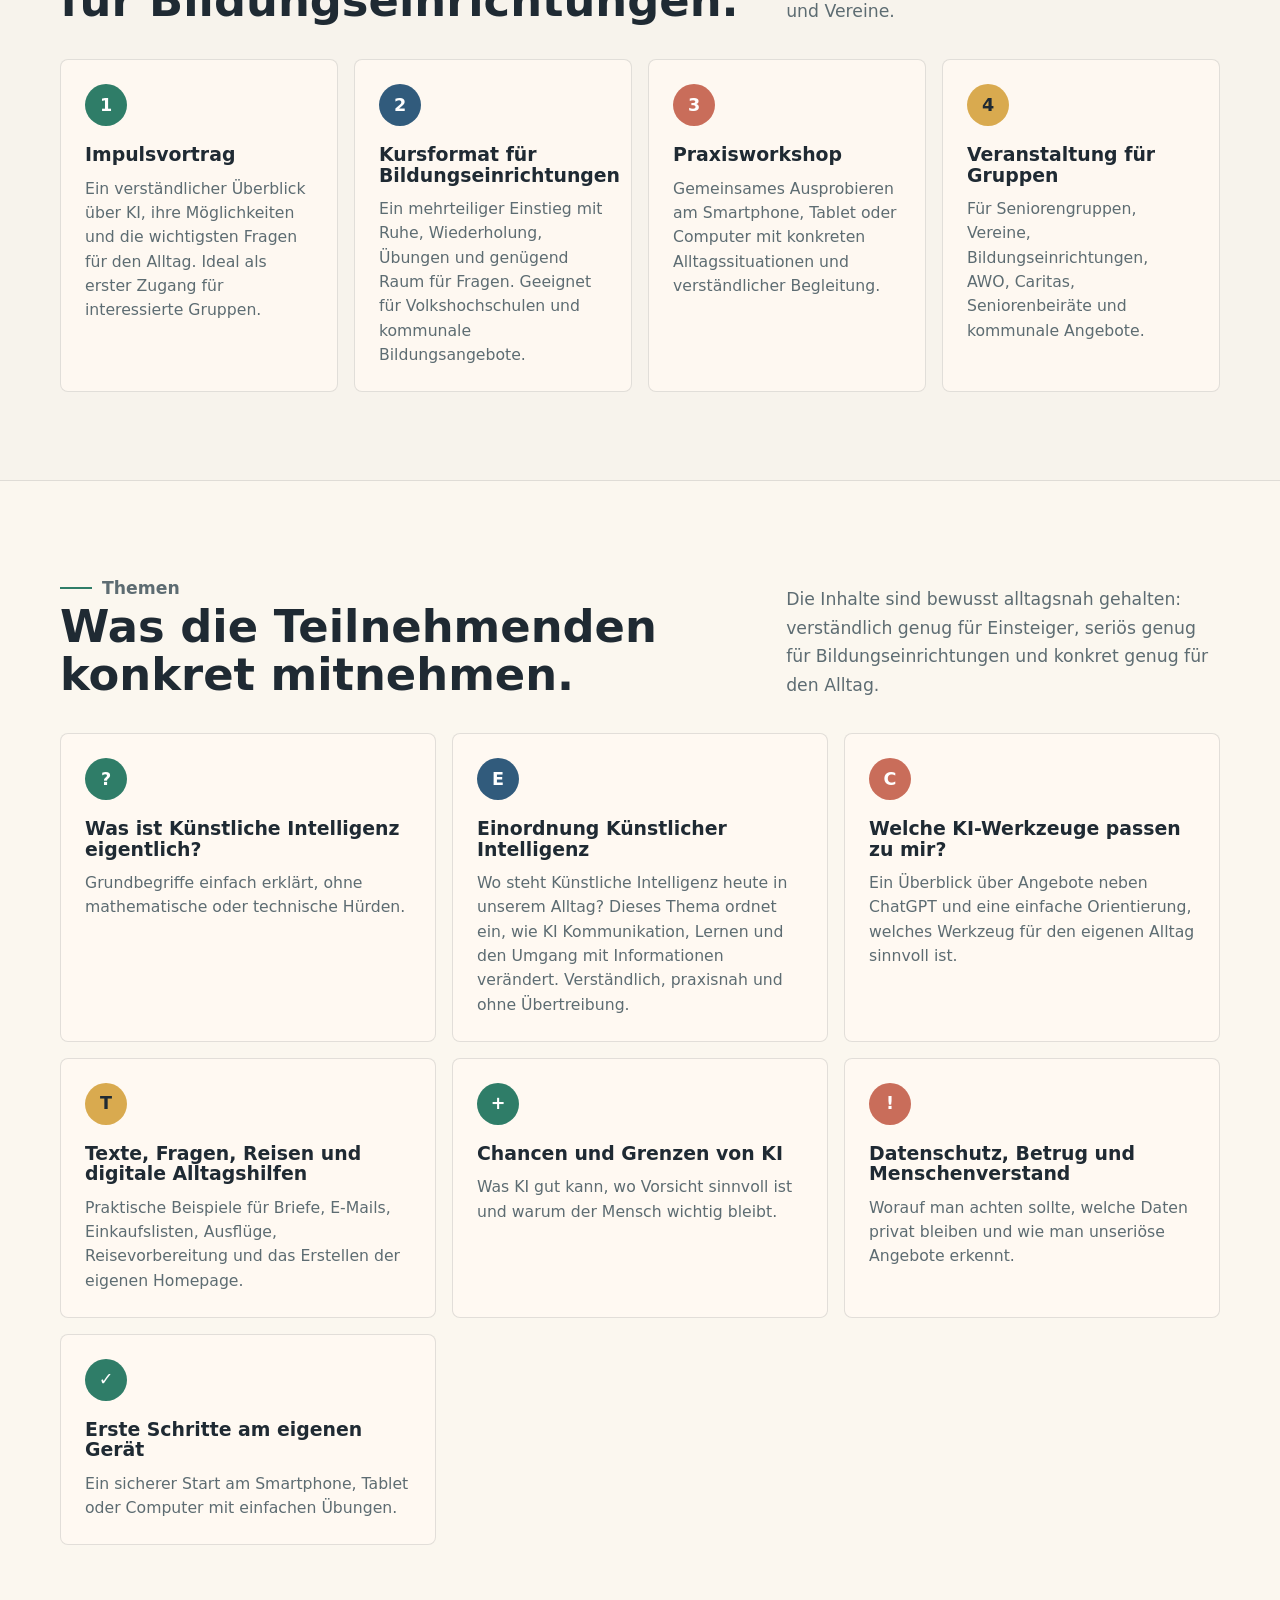
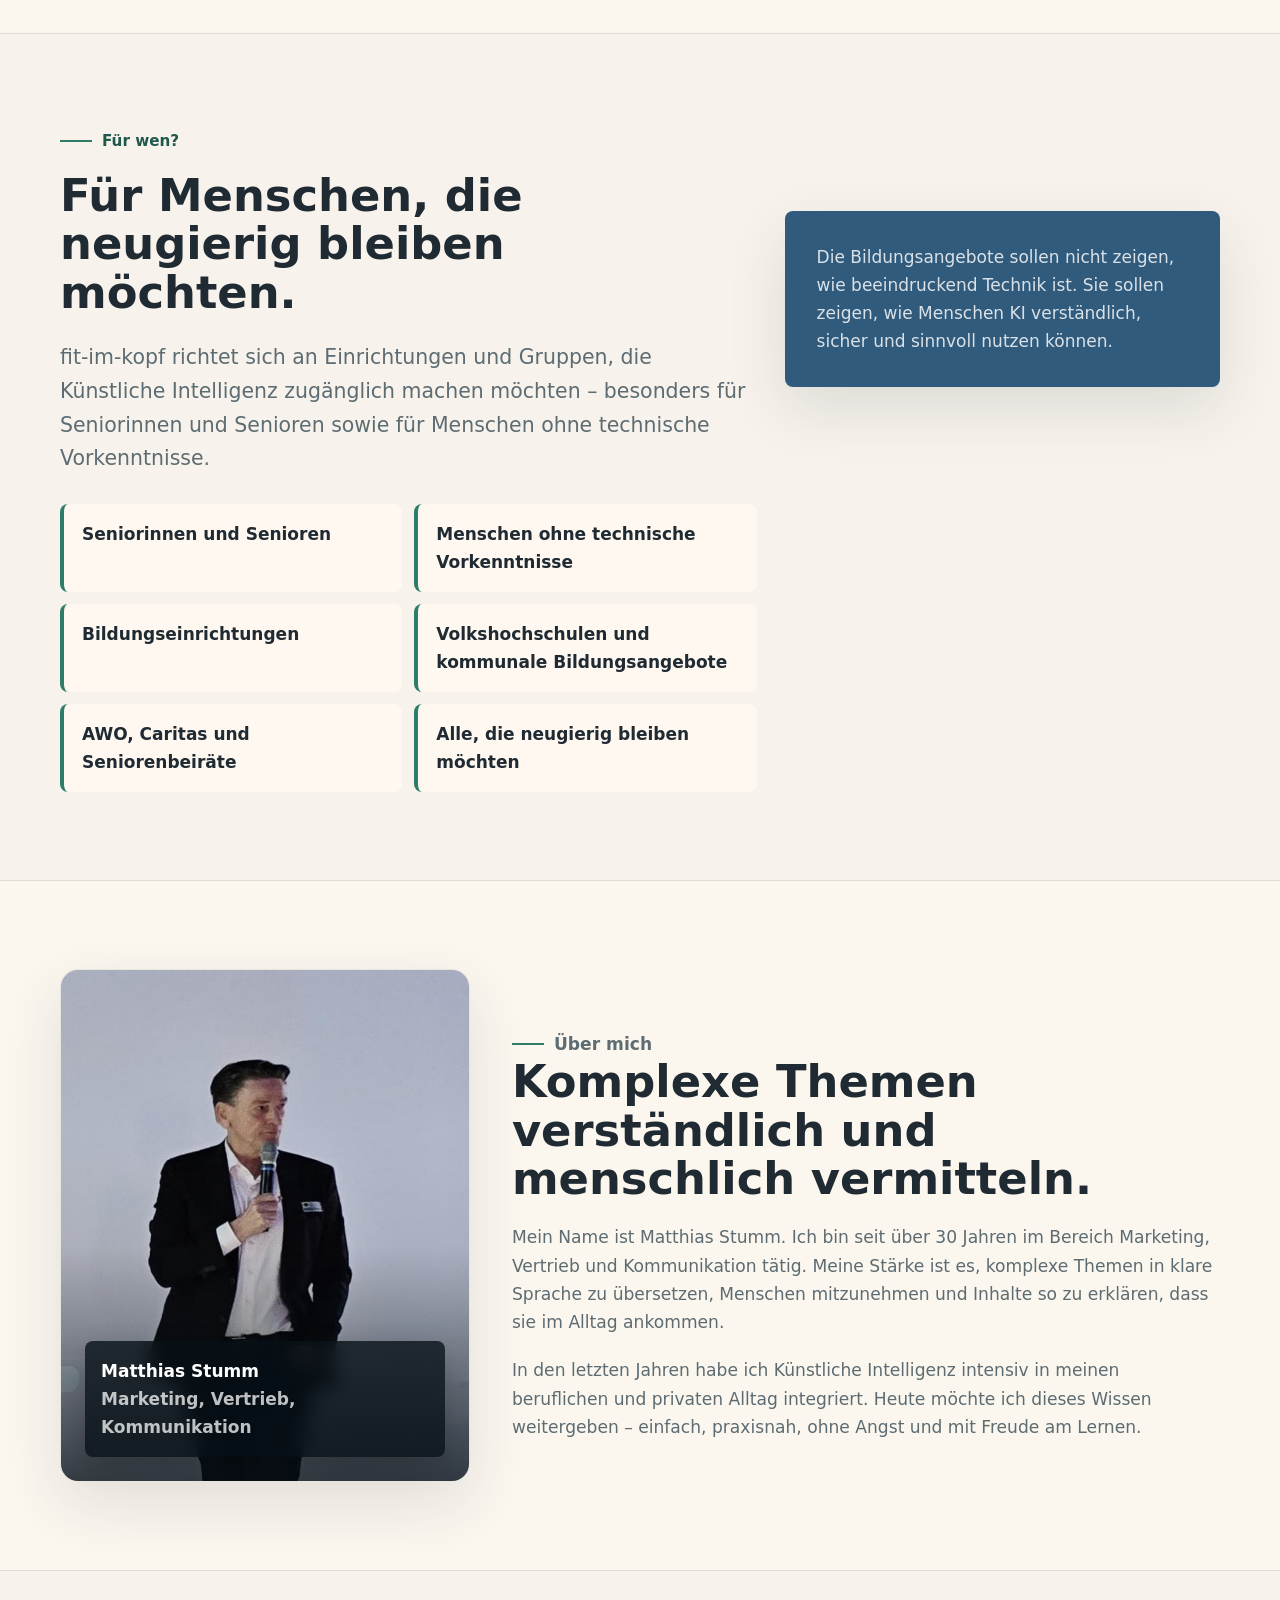
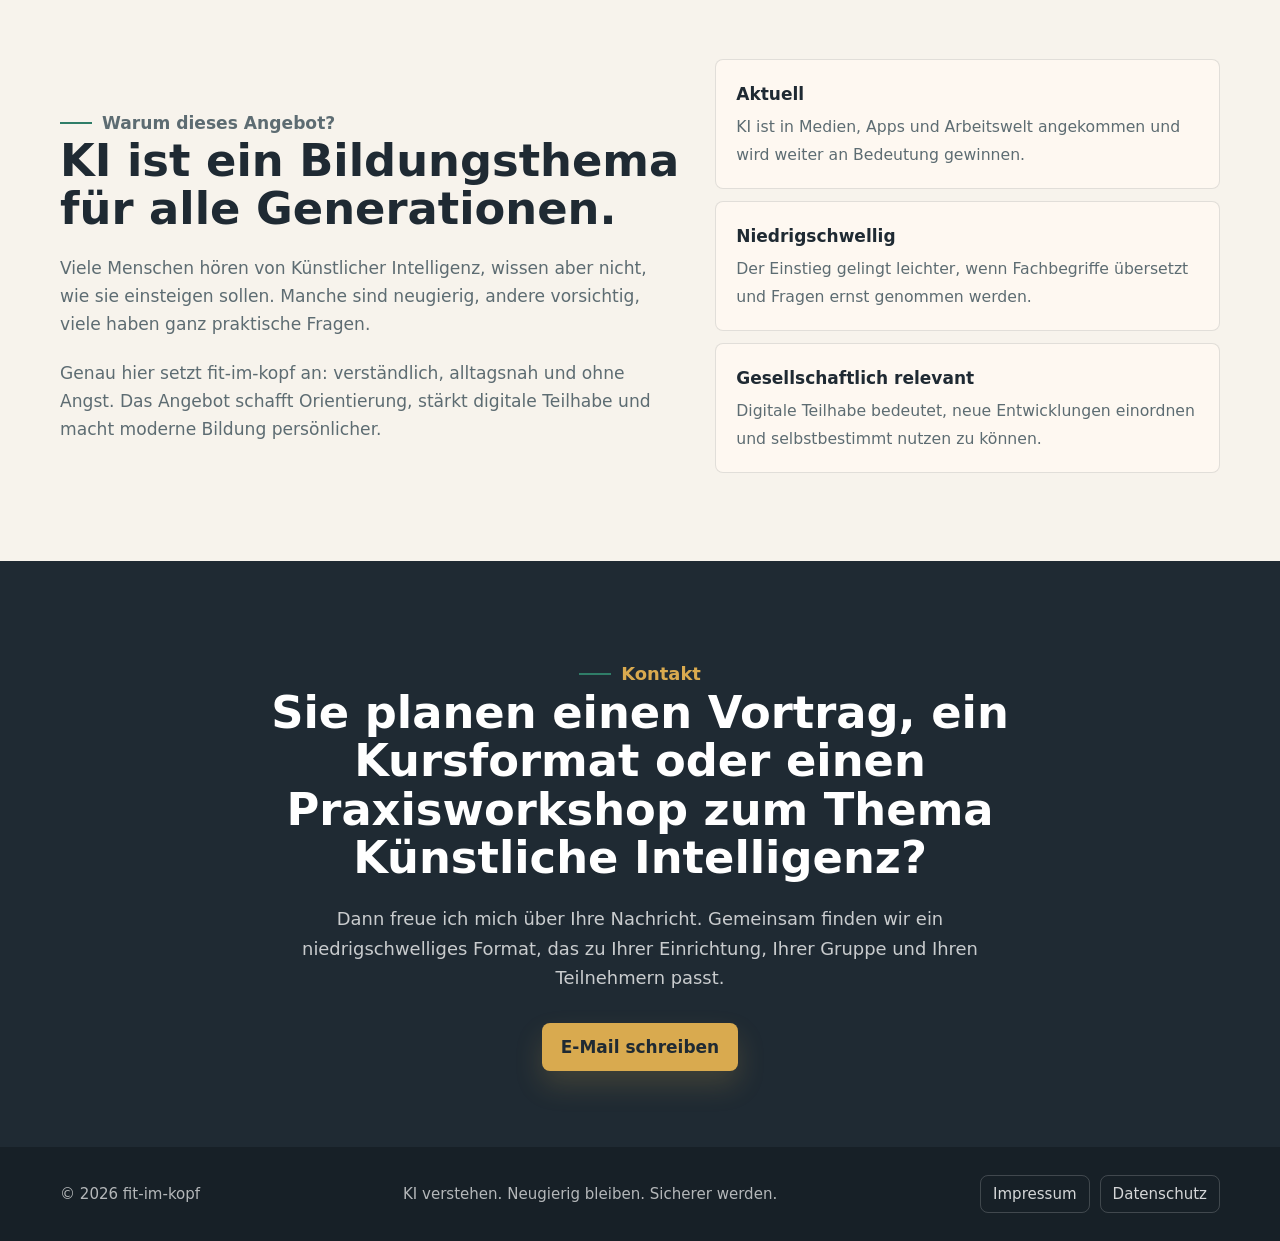
<file: fit-im-kopf/index.html>
<!doctype html>
<html lang="de">
<head>
  <meta charset="utf-8">
  <meta name="viewport" content="width=device-width, initial-scale=1">
  <meta name="description" content="fit-im-kopf: Vorträge und Kursformate, die Künstliche Intelligenz verständlich, praktisch und menschlich erklären. Für Volkshochschulen, Bildungseinrichtungen, Vereine und Seniorengruppen.">
  <meta name="theme-color" content="#f6f2ea">
  <title>fit-im-kopf | KI verstehen. Neugierig bleiben. Sicherer werden.</title>
  <style>
    :root {
      --bg: #f7f3ec;
      --paper: #fffaf2;
      --ink: #1f2a33;
      --deep: #1f2a33;
      --on-deep: #ffffff;
      --muted: #5d6c72;
      --line: rgba(31, 42, 51, 0.13);
      --grid-line: rgba(31, 42, 51, 0.025);
      --header-bg: rgba(247, 243, 236, 0.88);
      --surface: rgba(255, 250, 242, 0.84);
      --surface-strong: rgba(255, 250, 242, 0.92);
      --band: rgba(255, 250, 242, 0.54);
      --green: #2f7d68;
      --green-dark: #20594b;
      --blue: #315b7c;
      --rose: #c96d5a;
      --gold: #d9aa4f;
      --white: #ffffff;
      --shadow: 0 22px 60px rgba(31, 42, 51, 0.12);
      --radius: 8px;
      --max: 1160px;
    }

    html[data-theme="dark"] {
      --bg: #10161d;
      --paper: #151e27;
      --ink: #edf4f2;
      --deep: #071016;
      --on-deep: #ffffff;
      --muted: #a9bbc0;
      --line: rgba(237, 244, 242, 0.14);
      --grid-line: rgba(237, 244, 242, 0.045);
      --header-bg: rgba(16, 22, 29, 0.88);
      --surface: rgba(21, 30, 39, 0.86);
      --surface-strong: rgba(26, 37, 48, 0.94);
      --band: rgba(255, 255, 255, 0.035);
      --green: #62c7a8;
      --green-dark: #8bdcc5;
      --blue: #7ab0dc;
      --rose: #eb927e;
      --gold: #efc96f;
      --shadow: 0 24px 70px rgba(0, 0, 0, 0.34);
    }

    * {
      box-sizing: border-box;
    }

    html {
      scroll-behavior: smooth;
      scroll-padding-top: 88px;
    }

    body {
      margin: 0;
      background: var(--bg);
      color: var(--ink);
      font-family: Inter, ui-sans-serif, system-ui, -apple-system, BlinkMacSystemFont, "Segoe UI", Arial, sans-serif;
      font-size: 17px;
      line-height: 1.65;
      text-rendering: optimizeLegibility;
      transition: background 220ms ease, color 220ms ease;
    }

    body::before {
      content: "";
      position: fixed;
      inset: 0;
      pointer-events: none;
      z-index: -1;
      background:
        linear-gradient(120deg, rgba(47, 125, 104, 0.10), transparent 34%),
        linear-gradient(260deg, rgba(201, 109, 90, 0.10), transparent 30%),
        repeating-linear-gradient(90deg, var(--grid-line) 0 1px, transparent 1px 108px);
    }

    a {
      color: inherit;
      text-decoration: none;
    }

    img,
    svg {
      display: block;
      max-width: 100%;
    }

    .skip-link {
      position: absolute;
      left: 16px;
      top: -48px;
      z-index: 20;
      padding: 10px 14px;
      background: var(--deep);
      color: var(--on-deep);
      border-radius: var(--radius);
      transition: top 180ms ease;
    }

    .skip-link:focus {
      top: 14px;
    }

    .site-header {
      position: sticky;
      top: 0;
      z-index: 10;
      border-bottom: 1px solid var(--line);
      background: var(--header-bg);
      backdrop-filter: blur(18px);
    }

    .nav {
      width: min(100% - 32px, var(--max));
      margin: 0 auto;
      min-height: 76px;
      display: flex;
      align-items: center;
      justify-content: space-between;
      gap: 22px;
    }

    .brand {
      display: inline-flex;
      align-items: center;
      gap: 12px;
      font-weight: 800;
      letter-spacing: 0;
      white-space: nowrap;
    }

    .brand-mark {
      width: 38px;
      height: 38px;
      display: grid;
      place-items: center;
      border-radius: 50%;
      background: var(--ink);
      color: var(--paper);
      font-size: 19px;
      font-weight: 900;
      box-shadow: 0 12px 24px rgba(31, 42, 51, 0.16);
    }

    .brand span:last-child {
      font-size: 1.04rem;
    }

    .nav-links {
      display: flex;
      align-items: center;
      justify-content: flex-end;
      gap: 8px;
      font-size: 0.94rem;
      color: var(--muted);
    }

    .nav-actions {
      display: flex;
      align-items: center;
      justify-content: flex-end;
      gap: 14px;
    }

    .theme-toggle {
      width: 58px;
      height: 34px;
      display: inline-flex;
      align-items: center;
      position: relative;
      flex: 0 0 auto;
      padding: 3px;
      border: 1px solid var(--line);
      border-radius: 999px;
      background: var(--surface-strong);
      color: var(--ink);
      cursor: pointer;
      box-shadow: 0 12px 24px rgba(31, 42, 51, 0.10);
      transition: background 200ms ease, border-color 200ms ease, box-shadow 200ms ease;
    }

    .theme-toggle:hover,
    .theme-toggle:focus-visible {
      border-color: rgba(47, 125, 104, 0.38);
      outline: none;
      box-shadow: 0 16px 28px rgba(31, 42, 51, 0.14);
    }

    .theme-toggle::before {
      content: "";
      width: 26px;
      height: 26px;
      border-radius: 50%;
      background: var(--green);
      box-shadow: 0 8px 16px rgba(47, 125, 104, 0.24);
      transform: translateX(0);
      transition: transform 220ms ease, background 220ms ease;
    }

    .theme-toggle .sun,
    .theme-toggle .moon {
      position: absolute;
      top: 50%;
      transform: translateY(-50%);
      font-size: 0.78rem;
      line-height: 1;
      pointer-events: none;
    }

    .theme-toggle .sun {
      left: 9px;
      color: var(--white);
    }

    .theme-toggle .moon {
      right: 9px;
      color: var(--muted);
    }

    html[data-theme="dark"] .theme-toggle::before {
      transform: translateX(24px);
      background: var(--gold);
      box-shadow: 0 8px 18px rgba(239, 201, 111, 0.22);
    }

    html[data-theme="dark"] .theme-toggle .sun {
      color: var(--muted);
    }

    html[data-theme="dark"] .theme-toggle .moon {
      color: #1f2a33;
    }

    .nav-links a {
      padding: 9px 10px;
      border-radius: var(--radius);
      transition: color 180ms ease, background 180ms ease;
    }

    .nav-links a:hover,
    .nav-links a:focus-visible {
      color: var(--ink);
      background: rgba(47, 125, 104, 0.10);
      outline: none;
    }

    .button {
      display: inline-flex;
      align-items: center;
      justify-content: center;
      min-height: 48px;
      padding: 12px 18px;
      border: 1px solid transparent;
      border-radius: var(--radius);
      background: var(--green);
      color: var(--white);
      font-weight: 760;
      line-height: 1.2;
      box-shadow: 0 14px 28px rgba(47, 125, 104, 0.20);
      transition: transform 180ms ease, box-shadow 180ms ease, background 180ms ease;
    }

    .button:hover,
    .button:focus-visible {
      transform: translateY(-2px);
      background: var(--green-dark);
      box-shadow: 0 18px 34px rgba(47, 125, 104, 0.26);
      outline: none;
    }

    .button.secondary {
      background: transparent;
      color: var(--ink);
      border-color: var(--line);
      box-shadow: none;
    }

    .button.secondary:hover,
    .button.secondary:focus-visible {
      background: rgba(31, 42, 51, 0.06);
      box-shadow: none;
    }

    main {
      overflow: hidden;
    }

    .section {
      padding: 88px 0;
    }

    .section.alt {
      background: var(--band);
      border-block: 1px solid var(--line);
    }

    .wrap {
      width: min(100% - 32px, var(--max));
      margin: 0 auto;
    }

    .hero {
      padding: 76px 0 46px;
    }

    .hero-grid {
      display: grid;
      grid-template-columns: minmax(0, 1.02fr) minmax(360px, 0.78fr);
      gap: 50px;
      align-items: center;
    }

    .eyebrow {
      display: inline-flex;
      align-items: center;
      gap: 10px;
      margin: 0 0 18px;
      color: var(--green-dark);
      font-weight: 780;
      font-size: 0.95rem;
    }

    .eyebrow::before {
      content: "";
      width: 32px;
      height: 2px;
      background: var(--green);
    }

    h1,
    h2,
    h3 {
      margin: 0;
      line-height: 1.08;
      letter-spacing: 0;
    }

    h1 {
      max-width: 780px;
      font-size: clamp(2.55rem, 6vw, 5.6rem);
      font-weight: 880;
    }

    h2 {
      max-width: 820px;
      font-size: clamp(2rem, 3.5vw, 3.35rem);
      font-weight: 850;
    }

    h3 {
      font-size: 1.18rem;
      font-weight: 820;
    }

    .lead {
      margin: 24px 0 0;
      max-width: 720px;
      color: var(--muted);
      font-size: clamp(1.08rem, 1.7vw, 1.28rem);
    }

    .hero-actions {
      display: flex;
      flex-wrap: wrap;
      gap: 12px;
      margin-top: 34px;
    }

    .trust-strip {
      margin-top: 40px;
      display: grid;
      grid-template-columns: repeat(3, minmax(0, 1fr));
      gap: 12px;
      max-width: 760px;
    }

    .trust-item {
      min-height: 92px;
      padding: 18px;
      border: 1px solid var(--line);
      border-radius: var(--radius);
      background: var(--surface);
    }

    .trust-item strong {
      display: block;
      font-size: 1.03rem;
    }

    .trust-item span {
      display: block;
      margin-top: 4px;
      color: var(--muted);
      font-size: 0.92rem;
      line-height: 1.45;
    }

    .hero-visual {
      position: relative;
      min-height: 520px;
      border-radius: 22px;
      overflow: hidden;
      background:
        linear-gradient(145deg, var(--surface-strong), rgba(235, 229, 217, 0.18)),
        radial-gradient(circle at 20% 20%, rgba(217, 170, 79, 0.18), transparent 38%);
      box-shadow: var(--shadow);
      border: 1px solid rgba(31, 42, 51, 0.10);
    }

    .hero-visual::before {
      content: "";
      position: absolute;
      inset: 0;
      background:
        linear-gradient(90deg, rgba(31, 42, 51, 0.05) 1px, transparent 1px),
        linear-gradient(0deg, rgba(31, 42, 51, 0.04) 1px, transparent 1px);
      background-size: 42px 42px;
      mask-image: linear-gradient(to bottom, rgba(0, 0, 0, 0.82), transparent);
    }

    .hero-card {
      position: absolute;
      left: 36px;
      right: 36px;
      top: 34px;
      padding: 26px;
      border-radius: 16px;
      background: var(--surface-strong);
      border: 1px solid rgba(31, 42, 51, 0.11);
      box-shadow: 0 22px 42px rgba(31, 42, 51, 0.10);
      backdrop-filter: blur(12px);
    }

    .hero-card p {
      margin: 0;
      color: var(--muted);
      line-height: 1.5;
    }

    .prompt-line {
      display: flex;
      align-items: center;
      gap: 10px;
      margin-bottom: 14px;
      color: var(--ink);
      font-weight: 780;
    }

    .prompt-dot {
      width: 11px;
      height: 11px;
      border-radius: 50%;
      background: var(--rose);
      box-shadow: 18px 0 0 var(--gold), 36px 0 0 var(--green);
      margin-right: 40px;
      flex: 0 0 auto;
    }

    .hero-scene {
      position: absolute;
      inset: auto 20px 22px;
      color: var(--ink);
    }

    .scene-label {
      position: absolute;
      left: 28px;
      bottom: 34px;
      max-width: 230px;
      padding: 14px 16px;
      border-radius: var(--radius);
      background: var(--deep);
      color: var(--on-deep);
      font-weight: 760;
      line-height: 1.28;
      box-shadow: 0 18px 30px rgba(31, 42, 51, 0.22);
    }

    .scene-label small {
      display: block;
      margin-top: 5px;
      color: rgba(255, 255, 255, 0.74);
      font-size: 0.78rem;
      font-weight: 650;
    }

    .section-head {
      display: grid;
      grid-template-columns: minmax(0, 0.82fr) minmax(280px, 0.52fr);
      gap: 42px;
      align-items: end;
      margin-bottom: 34px;
    }

    .section-head p {
      margin: 0;
      color: var(--muted);
      font-size: 1.08rem;
    }

    .intro-grid {
      display: grid;
      grid-template-columns: 1fr 1fr;
      gap: 24px;
      align-items: stretch;
    }

    .intro-panel {
      padding: 32px;
      border: 1px solid var(--line);
      border-radius: var(--radius);
      background: var(--surface);
    }

    .intro-panel.accent {
      background: var(--deep);
      color: var(--on-deep);
      border-color: transparent;
    }

    .intro-panel p {
      margin: 16px 0 0;
      color: var(--muted);
    }

    .intro-panel.accent p {
      color: rgba(255, 255, 255, 0.76);
    }

    .grid {
      display: grid;
      gap: 16px;
    }

    .grid.formats {
      grid-template-columns: repeat(4, minmax(0, 1fr));
    }

    .grid.topics {
      grid-template-columns: repeat(3, minmax(0, 1fr));
    }

    .card {
      position: relative;
      min-height: 172px;
      padding: 24px;
      border: 1px solid var(--line);
      border-radius: var(--radius);
      background: var(--surface);
      transition: transform 200ms ease, box-shadow 200ms ease, border-color 200ms ease;
    }

    .card:hover {
      transform: translateY(-4px);
      border-color: rgba(47, 125, 104, 0.28);
      box-shadow: 0 18px 38px rgba(31, 42, 51, 0.10);
    }

    .card p {
      margin: 12px 0 0;
      color: var(--muted);
      font-size: 0.98rem;
      line-height: 1.55;
    }

    .icon {
      width: 42px;
      height: 42px;
      display: grid;
      place-items: center;
      margin-bottom: 18px;
      border-radius: 50%;
      color: var(--white);
      background: var(--green);
      font-weight: 850;
      font-size: 1.1rem;
    }

    .card:nth-child(2n) .icon {
      background: var(--blue);
    }

    .card:nth-child(3n) .icon {
      background: var(--rose);
    }

    .card:nth-child(4n) .icon {
      background: var(--gold);
      color: #1f2a33;
    }

    .audience {
      display: grid;
      grid-template-columns: minmax(0, 0.8fr) minmax(300px, 0.5fr);
      gap: 28px;
      align-items: center;
    }

    .audience-list {
      display: grid;
      grid-template-columns: repeat(2, minmax(0, 1fr));
      gap: 12px;
      margin: 0;
      padding: 0;
      list-style: none;
    }

    .audience-list li {
      padding: 16px 18px;
      border-left: 4px solid var(--green);
      background: var(--surface);
      border-radius: var(--radius);
      font-weight: 720;
    }

    .quote-panel {
      padding: 32px;
      border-radius: var(--radius);
      background: var(--blue);
      color: var(--white);
      box-shadow: var(--shadow);
    }

    .quote-panel p {
      margin: 0;
      color: rgba(255, 255, 255, 0.82);
    }

    .about {
      display: grid;
      grid-template-columns: minmax(280px, 0.44fr) minmax(0, 0.76fr);
      gap: 42px;
      align-items: center;
    }

    .portrait {
      min-height: 360px;
      aspect-ratio: 4 / 5;
      border-radius: 18px;
      position: relative;
      overflow: hidden;
      border: 1px solid rgba(31, 42, 51, 0.10);
      box-shadow: var(--shadow);
      background: var(--surface-strong);
    }

    .portrait::after {
      content: "";
      position: absolute;
      inset: 0;
      z-index: 1;
      background: linear-gradient(to top, rgba(7, 16, 22, 0.74), rgba(7, 16, 22, 0.06) 46%, transparent 68%);
      pointer-events: none;
    }

    .portrait img {
      width: 100%;
      height: 100%;
      min-height: inherit;
      display: block;
      object-fit: cover;
      object-position: center 18%;
    }

    .portrait-note {
      position: absolute;
      left: 24px;
      right: 24px;
      bottom: 24px;
      z-index: 2;
      padding: 16px;
      border-radius: var(--radius);
      background: rgba(7, 16, 22, 0.78);
      color: var(--white);
      font-weight: 780;
      box-shadow: 0 14px 32px rgba(0, 0, 0, 0.24);
      backdrop-filter: blur(10px);
    }

    .portrait-role {
      color: rgba(255, 255, 255, 0.74);
      font-weight: 650;
    }

    .about-copy p,
    .why-copy p {
      margin: 20px 0 0;
      color: var(--muted);
      font-size: 1.07rem;
    }

    .why {
      display: grid;
      grid-template-columns: minmax(0, 0.64fr) minmax(320px, 0.52fr);
      gap: 34px;
      align-items: center;
    }

    .why-points {
      display: grid;
      gap: 12px;
    }

    .why-point {
      padding: 20px;
      border-radius: var(--radius);
      background: var(--surface);
      border: 1px solid var(--line);
    }

    .why-point strong {
      display: block;
      margin-bottom: 4px;
    }

    .why-point span {
      color: var(--muted);
      font-size: 0.98rem;
    }

    .contact {
      padding: 76px 0;
      background: var(--deep);
      color: var(--on-deep);
    }

    .contact-box {
      width: min(100% - 32px, 920px);
      margin: 0 auto;
      text-align: center;
    }

    .contact h2 {
      margin: 0 auto;
    }

    .contact p {
      margin: 22px auto 0;
      max-width: 700px;
      color: rgba(255, 255, 255, 0.76);
      font-size: 1.12rem;
    }

    .contact .button {
      margin-top: 30px;
      background: var(--gold);
      color: #1f2a33;
      box-shadow: 0 14px 28px rgba(217, 170, 79, 0.18);
    }

    .contact .button:hover,
    .contact .button:focus-visible {
      background: #e5bd68;
    }

    footer {
      padding: 28px 0;
      background: #172027;
      color: rgba(255, 255, 255, 0.68);
      font-size: 0.94rem;
    }

    .footer-inner {
      width: min(100% - 32px, var(--max));
      margin: 0 auto;
      display: flex;
      justify-content: space-between;
      align-items: center;
      gap: 16px;
      flex-wrap: wrap;
    }

    .legal-actions {
      display: flex;
      flex-wrap: wrap;
      gap: 10px;
    }

    .legal-button,
    .dialog-close {
      appearance: none;
      border: 1px solid rgba(255, 255, 255, 0.18);
      border-radius: var(--radius);
      background: transparent;
      color: rgba(255, 255, 255, 0.82);
      cursor: pointer;
      font: inherit;
      line-height: 1.2;
      padding: 9px 12px;
      transition: background 180ms ease, color 180ms ease, border-color 180ms ease;
    }

    .legal-button:hover,
    .legal-button:focus-visible,
    .dialog-close:hover,
    .dialog-close:focus-visible {
      background: rgba(255, 255, 255, 0.10);
      border-color: rgba(255, 255, 255, 0.34);
      color: var(--white);
      outline: none;
    }

    .legal-dialog {
      width: min(100% - 32px, 720px);
      max-height: min(82vh, 760px);
      padding: 0;
      border: 1px solid var(--line);
      border-radius: var(--radius);
      background: var(--surface-strong);
      color: var(--ink);
      box-shadow: var(--shadow);
    }

    .legal-dialog::backdrop {
      background: rgba(7, 16, 22, 0.62);
      backdrop-filter: blur(4px);
    }

    .dialog-head {
      display: flex;
      align-items: center;
      justify-content: space-between;
      gap: 16px;
      padding: 22px 24px;
      border-bottom: 1px solid var(--line);
    }

    .dialog-head h2 {
      font-size: clamp(1.45rem, 3vw, 2rem);
    }

    .dialog-close {
      border-color: var(--line);
      color: var(--ink);
      min-width: 42px;
    }

    .dialog-close:hover,
    .dialog-close:focus-visible {
      background: rgba(47, 125, 104, 0.10);
      color: var(--ink);
      border-color: rgba(47, 125, 104, 0.34);
    }

    .dialog-body {
      padding: 24px;
    }

    .dialog-body h3 {
      margin-top: 22px;
      font-size: 1.05rem;
    }

    .dialog-body h3:first-child {
      margin-top: 0;
    }

    .dialog-body p {
      margin: 8px 0 0;
      color: var(--muted);
    }

    .dialog-body a {
      color: var(--green-dark);
      font-weight: 760;
      text-decoration: underline;
      text-underline-offset: 3px;
    }

    .reveal {
      opacity: 0;
      transform: translateY(24px);
      transition: opacity 650ms ease, transform 650ms ease;
    }

    .reveal.is-visible {
      opacity: 1;
      transform: translateY(0);
    }

    @media (prefers-reduced-motion: reduce) {
      html {
        scroll-behavior: auto;
      }

      *,
      *::before,
      *::after {
        animation-duration: 1ms !important;
        scroll-behavior: auto !important;
        transition-duration: 1ms !important;
      }

      .reveal {
        opacity: 1;
        transform: none;
      }
    }

    @media (max-width: 980px) {
      .nav {
        min-height: auto;
        padding: 16px 0;
        align-items: flex-start;
      }

      .nav-links {
        display: none;
      }

      .hero {
        padding-top: 56px;
      }

      .hero-grid,
      .section-head,
      .intro-grid,
      .audience,
      .about,
      .why {
        grid-template-columns: 1fr;
      }

      .hero-visual {
        min-height: auto;
        padding: 28px;
        border-radius: 18px;
      }

      .hero-card {
        position: relative;
        left: auto;
        right: auto;
        top: auto;
        z-index: 1;
      }

      .hero-scene {
        position: relative;
        inset: auto;
        z-index: 1;
        width: min(100%, 560px);
        height: auto;
        margin: 28px auto 0;
      }

      .scene-label {
        position: relative;
        left: auto;
        bottom: auto;
        z-index: 1;
        max-width: none;
        margin-top: 18px;
      }

      .grid.formats,
      .grid.topics {
        grid-template-columns: repeat(2, minmax(0, 1fr));
      }

      .section {
        padding: 72px 0;
      }
    }

    @media (max-width: 700px) {
      body {
        font-size: 16px;
      }

      .wrap,
      .nav,
      .footer-inner {
        width: min(100% - 24px, var(--max));
      }

      .brand span:last-child {
        font-size: 1rem;
      }

      .hero {
        padding: 46px 0 34px;
      }

      .hero-grid {
        gap: 30px;
      }

      .hero-actions,
      .footer-inner {
        flex-direction: column;
        align-items: stretch;
      }

      .button {
        width: 100%;
      }

      .trust-strip,
      .grid.formats,
      .grid.topics,
      .audience-list {
        grid-template-columns: 1fr;
      }

      .hero-visual {
        min-height: auto;
        padding: 16px;
        border-radius: 16px;
      }

      .hero-card {
        padding: 18px;
      }

      .scene-label {
        margin-top: 14px;
      }

      .intro-panel,
      .quote-panel {
        padding: 24px;
      }

      .card {
        min-height: auto;
      }

      .portrait {
        min-height: 320px;
      }
    }
  </style>
</head>
<body>
  <a class="skip-link" href="/fit-im-kopf/#main">Zum Inhalt springen</a>

  <header class="site-header">
    <nav class="nav" aria-label="Hauptnavigation">
      <a class="brand" href="/fit-im-kopf/" aria-label="fit-im-kopf Startseite">
        <span class="brand-mark" aria-hidden="true">f</span>
        <span>fit-im-kopf</span>
      </a>
      <div class="nav-actions">
        <div class="nav-links" aria-label="Seitennavigation">
          <a href="/fit-im-kopf/#angebot">Angebot</a>
          <a href="/fit-im-kopf/#themen">Themen</a>
          <a href="/fit-im-kopf/#zielgruppen">Für wen?</a>
          <a href="/fit-im-kopf/#ueber-mich">Über mich</a>
          <a class="button" href="/fit-im-kopf/#kontakt">Kontakt</a>
        </div>
        <button class="theme-toggle" type="button" aria-label="Dark Mode aktivieren" aria-pressed="false" data-theme-toggle>
          <span class="sun" aria-hidden="true">☀</span>
          <span class="moon" aria-hidden="true">●</span>
        </button>
      </div>
    </nav>
  </header>

  <main id="main">
    <section class="hero" aria-labelledby="hero-title">
      <div class="wrap hero-grid">
        <div class="reveal">
          <p class="eyebrow">KI verstehen. Neugierig bleiben. Sicherer werden.</p>
          <h1 id="hero-title">KI? Kann ich auch.</h1>
          <p class="lead">Vorträge und Kursformate für Seniorinnen und Senioren, Bildungseinrichtungen und alle, die KI einfach verstehen und sinnvoll nutzen möchten – verständlich, praktisch und ohne Fachchinesisch.</p>
          <div class="hero-actions">
            <a class="button secondary" href="/fit-im-kopf/#themen">Themen ansehen</a>
          </div>
          <div class="trust-strip" aria-label="Schwerpunkte">
            <div class="trust-item">
              <strong>Verständlich</strong>
              <span>Klare Sprache statt Technik-Vortrag.</span>
            </div>
            <div class="trust-item">
              <strong>Praxisnah</strong>
              <span>Beispiele aus Alltag, Reise, Text und Kommunikation.</span>
            </div>
            <div class="trust-item">
              <strong>Beruhigend</strong>
              <span>Chancen erkennen, Grenzen einordnen, sicherer handeln.</span>
            </div>
          </div>
        </div>

        <div class="hero-visual reveal" aria-label="Illustration einer freundlichen Lernsituation">
          <div class="hero-card">
            <div class="prompt-line">
              <span class="prompt-dot" aria-hidden="true"></span>
              <span>Heute lernen wir KI ganz praktisch.</span>
            </div>
            <p>Ein ruhiger Einstieg mit Raum für Fragen, Beispiele und gemeinsames Ausprobieren.</p>
          </div>
          <svg class="hero-scene" viewBox="0 0 520 330" role="img" aria-labelledby="scene-title">
            <title id="scene-title">Alte Schultafel neben modernem Laptop</title>
            <rect x="58" y="38" width="260" height="152" rx="10" fill="#26493f" stroke="#6d5139" stroke-width="14"></rect>
            <path d="M82 78 H196" stroke="#f3ead8" stroke-width="7" stroke-linecap="round" opacity=".88"></path>
            <path d="M82 108 H250" stroke="#f3ead8" stroke-width="6" stroke-linecap="round" opacity=".70"></path>
            <path d="M82 138 H178" stroke="#f3ead8" stroke-width="6" stroke-linecap="round" opacity=".72"></path>
            <circle cx="268" cy="78" r="18" fill="none" stroke="#d9aa4f" stroke-width="6"></circle>
            <path d="M255 139 C278 118, 294 121, 306 96" fill="none" stroke="#f3ead8" stroke-width="5" stroke-linecap="round" opacity=".85"></path>
            <rect x="93" y="198" width="190" height="18" rx="9" fill="#6d5139"></rect>
            <path d="M318 210 L388 112 L462 210 Z" fill="#1f2a33" opacity=".18"></path>
            <rect x="300" y="120" width="156" height="104" rx="13" fill="#1f2a33"></rect>
            <rect x="314" y="134" width="128" height="76" rx="7" fill="#fffaf2"></rect>
            <path d="M332 164 H424" stroke="#2f7d68" stroke-width="8" stroke-linecap="round"></path>
            <path d="M346 188 H410" stroke="#315b7c" stroke-width="7" stroke-linecap="round"></path>
            <path d="M276 238 H482 L456 274 H300 Z" fill="#d9aa4f"></path>
            <path d="M300 274 H456" stroke="#1f2a33" stroke-width="9" stroke-linecap="round" opacity=".22"></path>
            <path d="M287 96 C310 86, 327 86, 349 96" fill="none" stroke="#c96d5a" stroke-width="7" stroke-linecap="round"></path>
            <path d="M96 252 C156 230, 215 230, 276 252" fill="none" stroke="#2f7d68" stroke-width="8" stroke-linecap="round" opacity=".75"></path>
          </svg>
          <div class="scene-label">
            Lernraum statt Technikstress
            <small>bewährtes Lernen trifft moderne Werkzeuge</small>
          </div>
        </div>
      </div>
    </section>

    <section class="section alt" id="einstieg" aria-labelledby="einstieg-title">
      <div class="wrap intro-grid">
        <div class="intro-panel reveal">
          <p class="eyebrow">Einstieg</p>
          <h2 id="einstieg-title">KI muss nicht kompliziert sein.</h2>
          <p>Künstliche Intelligenz verändert unseren Alltag: in Suchmaschinen, beim Schreiben, beim Planen, in Apps und in vielen digitalen Angeboten. Für viele Menschen klingt das erst einmal abstrakt oder beunruhigend. Genau deshalb braucht es einen Einstieg, der ruhig, verständlich und menschlich bleibt.</p>
        </div>
        <div class="intro-panel accent reveal">
          <h3>Das Ziel von fit-im-kopf</h3>
          <p>Mut machen, Orientierung geben und erste einfache Schritte ermöglichen. Ohne Druck, ohne Vorwissen und mit Beispielen, die im echten Leben nützlich sind.</p>
        </div>
      </div>
    </section>

    <section class="section" id="angebot" aria-labelledby="angebot-title">
      <div class="wrap">
        <div class="section-head reveal">
          <div>
            <p class="eyebrow">Angebot</p>
            <h2 id="angebot-title">Vortrags- und Kursformate für Bildungseinrichtungen.</h2>
          </div>
          <p>Die Formate sind als niedrigschwelliger Einstieg, thematische Veranstaltung oder mehrteilige Bildungsreihe denkbar und eignen sich für Volkshochschulen, kommunale Bildungsangebote und Vereine.</p>
        </div>
        <div class="grid formats">
          <article class="card reveal">
            <div class="icon" aria-hidden="true">1</div>
            <h3>Impulsvortrag</h3>
            <p>Ein verständlicher Überblick über KI, ihre Möglichkeiten und die wichtigsten Fragen für den Alltag. Ideal als erster Zugang für interessierte Gruppen.</p>
          </article>
          <article class="card reveal">
            <div class="icon" aria-hidden="true">2</div>
            <h3>Kursformat für Bildungseinrichtungen</h3>
            <p>Ein mehrteiliger Einstieg mit Ruhe, Wiederholung, Übungen und genügend Raum für Fragen. Geeignet für Volkshochschulen und kommunale Bildungsangebote.</p>
          </article>
          <article class="card reveal">
            <div class="icon" aria-hidden="true">3</div>
            <h3>Praxisworkshop</h3>
            <p>Gemeinsames Ausprobieren am Smartphone, Tablet oder Computer mit konkreten Alltagssituationen und verständlicher Begleitung.</p>
          </article>
          <article class="card reveal">
            <div class="icon" aria-hidden="true">4</div>
            <h3>Veranstaltung für Gruppen</h3>
            <p>Für Seniorengruppen, Vereine, Bildungseinrichtungen, AWO, Caritas, Seniorenbeiräte und kommunale Angebote.</p>
          </article>
        </div>
      </div>
    </section>

    <section class="section alt" id="themen" aria-labelledby="themen-title">
      <div class="wrap">
        <div class="section-head reveal">
          <div>
            <p class="eyebrow">Themen</p>
            <h2 id="themen-title">Was die Teilnehmenden konkret mitnehmen.</h2>
          </div>
          <p>Die Inhalte sind bewusst alltagsnah gehalten: verständlich genug für Einsteiger, seriös genug für Bildungseinrichtungen und konkret genug für den Alltag.</p>
        </div>
        <div class="grid topics">
          <article class="card reveal">
            <div class="icon" aria-hidden="true">?</div>
            <h3>Was ist Künstliche Intelligenz eigentlich?</h3>
            <p>Grundbegriffe einfach erklärt, ohne mathematische oder technische Hürden.</p>
          </article>
          <article class="card reveal">
            <div class="icon" aria-hidden="true">E</div>
            <h3>Einordnung Künstlicher Intelligenz</h3>
            <p>Wo steht Künstliche Intelligenz heute in unserem Alltag? Dieses Thema ordnet ein, wie KI Kommunikation, Lernen und den Umgang mit Informationen verändert. Verständlich, praxisnah und ohne Übertreibung.</p>
          </article>
          <article class="card reveal">
            <div class="icon" aria-hidden="true">C</div>
            <h3>Welche KI-Werkzeuge passen zu mir?</h3>
            <p>Ein Überblick über Angebote neben ChatGPT und eine einfache Orientierung, welches Werkzeug für den eigenen Alltag sinnvoll ist.</p>
          </article>
          <article class="card reveal">
            <div class="icon" aria-hidden="true">T</div>
            <h3>Texte, Fragen, Reisen und digitale Alltagshilfen</h3>
            <p>Praktische Beispiele für Briefe, E-Mails, Einkaufslisten, Ausflüge, Reisevorbereitung und das Erstellen der eigenen Homepage.</p>
          </article>
          <article class="card reveal">
            <div class="icon" aria-hidden="true">+</div>
            <h3>Chancen und Grenzen von KI</h3>
            <p>Was KI gut kann, wo Vorsicht sinnvoll ist und warum der Mensch wichtig bleibt.</p>
          </article>
          <article class="card reveal">
            <div class="icon" aria-hidden="true">!</div>
            <h3>Datenschutz, Betrug und Menschenverstand</h3>
            <p>Worauf man achten sollte, welche Daten privat bleiben und wie man unseriöse Angebote erkennt.</p>
          </article>
          <article class="card reveal">
            <div class="icon" aria-hidden="true">✓</div>
            <h3>Erste Schritte am eigenen Gerät</h3>
            <p>Ein sicherer Start am Smartphone, Tablet oder Computer mit einfachen Übungen.</p>
          </article>
        </div>
      </div>
    </section>

    <section class="section" id="zielgruppen" aria-labelledby="zielgruppen-title">
      <div class="wrap audience">
        <div class="reveal">
          <p class="eyebrow">Für wen?</p>
          <h2 id="zielgruppen-title">Für Menschen, die neugierig bleiben möchten.</h2>
          <p class="lead">fit-im-kopf richtet sich an Einrichtungen und Gruppen, die Künstliche Intelligenz zugänglich machen möchten – besonders für Seniorinnen und Senioren sowie für Menschen ohne technische Vorkenntnisse.</p>
        </div>
        <div class="quote-panel reveal">
          <p>Die Bildungsangebote sollen nicht zeigen, wie beeindruckend Technik ist. Sie sollen zeigen, wie Menschen KI verständlich, sicher und sinnvoll nutzen können.</p>
        </div>
        <ul class="audience-list reveal" aria-label="Zielgruppen">
          <li>Seniorinnen und Senioren</li>
          <li>Menschen ohne technische Vorkenntnisse</li>
          <li>Bildungseinrichtungen</li>
          <li>Volkshochschulen und kommunale Bildungsangebote</li>
          <li>AWO, Caritas und Seniorenbeiräte</li>
          <li>Alle, die neugierig bleiben möchten</li>
        </ul>
      </div>
    </section>

    <section class="section alt" id="ueber-mich" aria-labelledby="ueber-title">
      <div class="wrap about">
        <div class="portrait reveal">
          <img src="images/matthias.jpg" alt="Matthias Stumm">
          <div class="portrait-note">Matthias Stumm<br><span class="portrait-role">Marketing, Vertrieb, Kommunikation</span></div>
        </div>
        <div class="about-copy reveal">
          <p class="eyebrow">Über mich</p>
          <h2 id="ueber-title">Komplexe Themen verständlich und menschlich vermitteln.</h2>
          <p>Mein Name ist Matthias Stumm. Ich bin seit über 30 Jahren im Bereich Marketing, Vertrieb und Kommunikation tätig. Meine Stärke ist es, komplexe Themen in klare Sprache zu übersetzen, Menschen mitzunehmen und Inhalte so zu erklären, dass sie im Alltag ankommen.</p>
          <p>In den letzten Jahren habe ich Künstliche Intelligenz intensiv in meinen beruflichen und privaten Alltag integriert. Heute möchte ich dieses Wissen weitergeben – einfach, praxisnah, ohne Angst und mit Freude am Lernen.</p>
        </div>
      </div>
    </section>

    <section class="section" id="warum" aria-labelledby="warum-title">
      <div class="wrap why">
        <div class="why-copy reveal">
          <p class="eyebrow">Warum dieses Angebot?</p>
          <h2 id="warum-title">KI ist ein Bildungsthema für alle Generationen.</h2>
          <p>Viele Menschen hören von Künstlicher Intelligenz, wissen aber nicht, wie sie einsteigen sollen. Manche sind neugierig, andere vorsichtig, viele haben ganz praktische Fragen.</p>
          <p>Genau hier setzt fit-im-kopf an: verständlich, alltagsnah und ohne Angst. Das Angebot schafft Orientierung, stärkt digitale Teilhabe und macht moderne Bildung persönlicher.</p>
        </div>
        <div class="why-points reveal" aria-label="Argumente für das Angebot">
          <div class="why-point">
            <strong>Aktuell</strong>
            <span>KI ist in Medien, Apps und Arbeitswelt angekommen und wird weiter an Bedeutung gewinnen.</span>
          </div>
          <div class="why-point">
            <strong>Niedrigschwellig</strong>
            <span>Der Einstieg gelingt leichter, wenn Fachbegriffe übersetzt und Fragen ernst genommen werden.</span>
          </div>
          <div class="why-point">
            <strong>Gesellschaftlich relevant</strong>
            <span>Digitale Teilhabe bedeutet, neue Entwicklungen einordnen und selbstbestimmt nutzen zu können.</span>
          </div>
        </div>
      </div>
    </section>

    <section class="contact" id="kontakt" aria-labelledby="kontakt-title">
      <div class="contact-box reveal">
        <p class="eyebrow" style="justify-content:center;color:#d9aa4f;">Kontakt</p>
        <h2 id="kontakt-title">Sie planen einen Vortrag, ein Kursformat oder einen Praxisworkshop zum Thema Künstliche Intelligenz?</h2>
        <p>Dann freue ich mich über Ihre Nachricht. Gemeinsam finden wir ein niedrigschwelliges Format, das zu Ihrer Einrichtung, Ihrer Gruppe und Ihren Teilnehmern passt.</p>
        <a class="button" href="mailto:matthiasstumm@gmx.de?subject=Anfrage%20zu%20fit-im-kopf">E-Mail schreiben</a>
      </div>
    </section>
  </main>

  <footer>
    <div class="footer-inner">
      <span>© <span id="year"></span> fit-im-kopf</span>
      <span>KI verstehen. Neugierig bleiben. Sicherer werden.</span>
      <div class="legal-actions" aria-label="Rechtliche Hinweise">
        <button class="legal-button" type="button" data-dialog-open="impressum-dialog">Impressum</button>
        <button class="legal-button" type="button" data-dialog-open="datenschutz-dialog">Datenschutz</button>
      </div>
    </div>
  </footer>

  <dialog class="legal-dialog" id="impressum-dialog" aria-labelledby="impressum-title">
    <div class="dialog-head">
      <h2 id="impressum-title">Impressum</h2>
      <button class="dialog-close" type="button" data-dialog-close aria-label="Impressum schließen">×</button>
    </div>
    <div class="dialog-body">
      <h3>Angaben gemäß § 5 DDG</h3>
      <p>Matthias Stumm<br>Bienengarten 14<br>56072 Koblenz</p>

      <h3>Kontakt</h3>
      <p>Telefon: <a href="tel:+491716244472">0171 62 444 72</a><br>E-Mail: <a href="mailto:MatthiasStumm@gmx.de">MatthiasStumm@gmx.de</a></p>
    </div>
  </dialog>

  <dialog class="legal-dialog" id="datenschutz-dialog" aria-labelledby="datenschutz-title">
    <div class="dialog-head">
      <h2 id="datenschutz-title">Datenschutz</h2>
      <button class="dialog-close" type="button" data-dialog-close aria-label="Datenschutz schließen">×</button>
    </div>
    <div class="dialog-body">
      <h3>Verantwortlich</h3>
      <p>Matthias Stumm, Bienengarten 14, 56072 Koblenz<br>E-Mail: <a href="mailto:MatthiasStumm@gmx.de">MatthiasStumm@gmx.de</a></p>

      <h3>Diese Website</h3>
      <p>Diese Website ist eine einfache, statische Informationsseite. Sie verwendet keine Cookies, kein Kontaktformular und keine Analyse- oder Trackingdienste.</p>

      <h3>Technische Daten</h3>
      <p>Beim Aufruf der Seite können durch den Hosting-Anbieter technisch notwendige Zugriffsdaten verarbeitet werden, zum Beispiel IP-Adresse, Zeitpunkt des Aufrufs und Browserinformationen. Diese Verarbeitung dient der sicheren Bereitstellung der Website.</p>

      <h3>Kontakt per E-Mail</h3>
      <p>Wenn Sie per E-Mail Kontakt aufnehmen, werden Ihre Angaben nur zur Bearbeitung Ihrer Anfrage genutzt.</p>

      <h3>Ihre Rechte</h3>
      <p>Sie können Auskunft, Berichtigung oder Löschung Ihrer personenbezogenen Daten verlangen. Schreiben Sie dazu einfach an <a href="mailto:MatthiasStumm@gmx.de">MatthiasStumm@gmx.de</a>.</p>
    </div>
  </dialog>

  <script>
    const root = document.documentElement;
    const themeToggle = document.querySelector("[data-theme-toggle]");
    const themeMeta = document.querySelector('meta[name="theme-color"]');
    const savedTheme = localStorage.getItem("fit-im-kopf-theme");
    const prefersDark = window.matchMedia && window.matchMedia("(prefers-color-scheme: dark)").matches;
    const initialTheme = savedTheme || (prefersDark ? "dark" : "light");

    function applyTheme(theme) {
      root.dataset.theme = theme;
      if (themeMeta) {
        themeMeta.setAttribute("content", theme === "dark" ? "#10161d" : "#f6f2ea");
      }
      if (themeToggle) {
        const isDark = theme === "dark";
        themeToggle.setAttribute("aria-pressed", String(isDark));
        themeToggle.setAttribute("aria-label", isDark ? "Light Mode aktivieren" : "Dark Mode aktivieren");
      }
    }

    applyTheme(initialTheme);

    if (themeToggle) {
      themeToggle.addEventListener("click", () => {
        const nextTheme = root.dataset.theme === "dark" ? "light" : "dark";
        localStorage.setItem("fit-im-kopf-theme", nextTheme);
        applyTheme(nextTheme);
      });
    }

    const dialogOpenButtons = document.querySelectorAll("[data-dialog-open]");
    const dialogCloseButtons = document.querySelectorAll("[data-dialog-close]");

    dialogOpenButtons.forEach((button) => {
      button.addEventListener("click", () => {
        const dialog = document.getElementById(button.dataset.dialogOpen);
        if (!dialog) return;

        if (typeof dialog.showModal === "function") {
          dialog.showModal();
        } else {
          dialog.setAttribute("open", "");
        }
      });
    });

    dialogCloseButtons.forEach((button) => {
      button.addEventListener("click", () => {
        const dialog = button.closest("dialog");
        if (!dialog) return;

        if (typeof dialog.close === "function") {
          dialog.close();
        } else {
          dialog.removeAttribute("open");
        }
      });
    });

    document.querySelectorAll(".legal-dialog").forEach((dialog) => {
      dialog.addEventListener("click", (event) => {
        if (event.target === dialog) {
          if (typeof dialog.close === "function") {
            dialog.close();
          } else {
            dialog.removeAttribute("open");
          }
        }
      });
    });

    const year = document.querySelector("#year");
    if (year) {
      year.textContent = new Date().getFullYear();
    }

    const revealItems = document.querySelectorAll(".reveal");

    if ("IntersectionObserver" in window) {
      const observer = new IntersectionObserver((entries) => {
        entries.forEach((entry) => {
          if (entry.isIntersecting) {
            entry.target.classList.add("is-visible");
            observer.unobserve(entry.target);
          }
        });
      }, { threshold: 0.14 });

      revealItems.forEach((item) => observer.observe(item));
    } else {
      revealItems.forEach((item) => item.classList.add("is-visible"));
    }
  </script>
</body>
</html>
</file>
